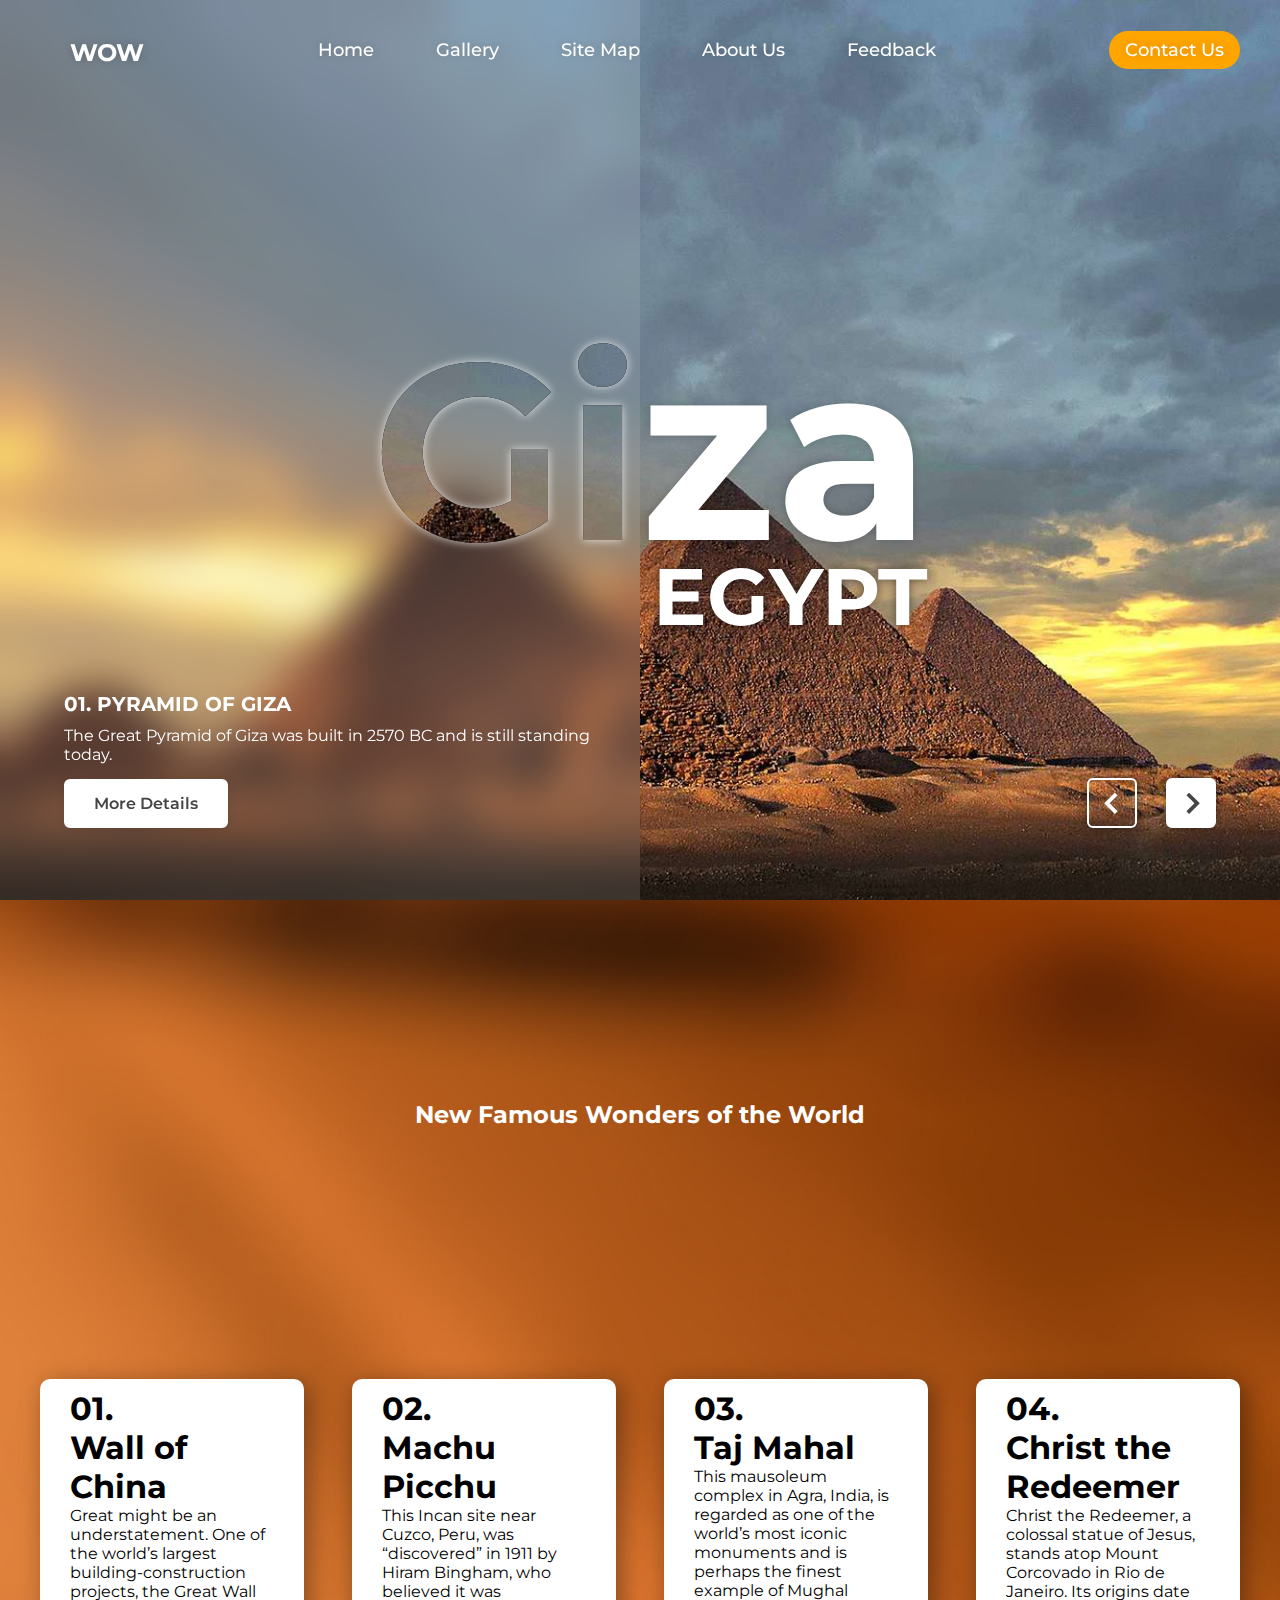
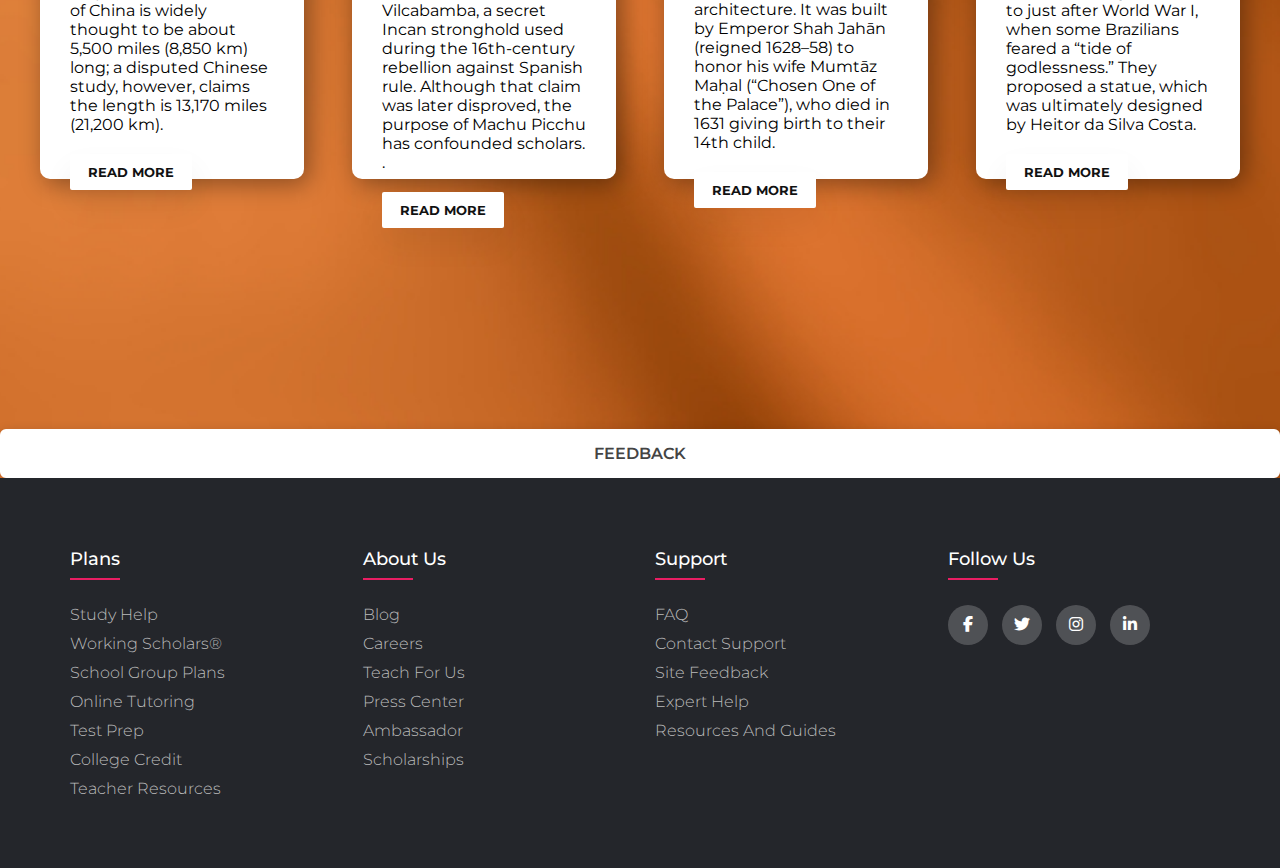
<file: index.html>
<!DOCTYPE html>
<html lang="en">

<head>
    <meta charset="UTF-8">
    <meta name="viewport" content="width=device-width, initial-scale=1.0">
    <title>WOW</title>
    <link rel="stylesheet" href="css/style.css">
    <link rel="stylesheet" type="text/css"
        href="https://cdnjs.cloudflare.com/ajax/libs/font-awesome/6.5.1/css/all.min.css">
    <link href='https://unpkg.com/boxicons@2.1.4/css/boxicons.min.css' rel='stylesheet'>
</head>

<body>

    <header>
        <div class="navbar">
            <div class="logo"><a href="index.html">WOW</a></div>
            <ul class="links">
                <li><a href="index.html">Home</a></li>
                <li><a href="/css/gallery2.html">Gallery</a></li>
                <li><a href="sitemap.html">Site Map</a></li>
                <li><a href="aboutUs.html">About Us</a></li>
                <li><a href="/css/feedback.html">Feedback</a></li>
            </ul>
            <a href="sitemap.html" class="action-btn">Contact Us</a>
            <div class="toggle-btn">
                <i class="fa-solid fa-bars"></i>
            </div>
            <div class="dropdown-menu ">
                <li><a href="index.html">Home</a></li>
                <li><a href="/css/gallery2.html">Gallery</a></li>
                <li><a href="sitemap.html">Site Map</a></li>
                <li><a href="aboutUs.html">About Us</a></li>
                <li><a href="/css/feedback.html">Feedback</a></li>
                <li><a href="sitemap.html" class="action-btn">Contact Us</a></li>
            </div>
        </div>
    </header>

    <!-- <header class="header">
        <a href="index.html" class="logo">WOW</a>

        <div class="social-media">
            <a href="#"><i class='bx bxl-facebook'></i></a>
            <a href="#"><i class='bx bxl-instagram'></i></a>
            <a href="#"><i class='bx bxl-whatsapp'></i></a>
        </div>

        <nav class="navbar">
            <a href="Gallery.html">Gallery</a>
            <a href="#">Site Map</a>
            <a href="aboutUs.html">About us</a>
            <a href="#">Contact Us</a>
        </nav>

    </header> -->

    <section class="banner">
        <div class="slider">
            <div class="slide active">
                <img src="images/giza-pyramid-EGYPTSECRETS1016-617b2b1b23dd4fd38bc9f365af7235ab.jpg" alt="">
                <div class="left-info">
                    <div class="penetrate-blur">
                        <h1>Gi</h1>
                    </div>
                    <div class="content">
                        <h3>01. PYRAMID OF GIZA</h3>
                        <p>The Great Pyramid of Giza was built in 2570 BC and is still standing today.
                        </p>
                        <a href="details1.html" class="btn">More Details</a>
                    </div>
                </div>
                <div class="right-info">
                    <h1>za</h1>
                    <h3>EGYPT</h3>
                </div>
            </div>

            <div class="slide">
                <img src="images/babylonian-oasis-artist-rendering.webp" alt="">
                <div class="left-info">
                    <div class="penetrate-blur">
                        <h1>Baby</h1>
                    </div>
                    <div class="content">
                        <h3>02. HANGING GARDENS OF BABYLON</h3>
                        <p>The Hanging Gardens of Babylon was built in 600 BC and was destroyed by <br>earthquake in 226
                            BC.</p>
                        <a href="details2.html" class="btn">More Details</a>
                    </div>
                </div>
                <div class="right-info">
                    <h1>lon</h1>
                    <h3>IRAQ</h3>
                </div>
            </div>


            <div class="slide">
                <img src="images/TEMPLE2.webp" alt="">
                <div class="left-info">
                    <div class="penetrate-blur">
                        <h1>Arte</h1>
                    </div>
                    <div class="content">
                        <h3>03. TEMPLE OF ARTEMIS AT EPHESUS</h3>
                        <p>The Temple of Artemis at Ephesus (Ἀρτεμίσιον) was built in 550 BC and was destroyed by fire
                            in 356 BC.</p>
                        <a href="details3.html" class="btn">More Details</a>
                    </div>
                </div>
                <div class="right-info">
                    <h1>mis</h1>
                    <h3>TURKEY</h3>
                </div>
            </div>


            <div class="slide">
                <img src="images/statue2.jpg" alt="">
                <div class="left-info">
                    <div class="penetrate-blur">
                        <h1>Ze</h1>
                    </div>
                    <div class="content">
                        <h3>04.STATUE OF ZEUS AT OLYMPIA</h3>
                        <p>The Statue of Zeus at Olympia (Δίας μυθολογία) was built in 430 BC and was destroyed by fire
                            in 426 AD.
                        </p>
                        <a href="details4.html" class="btn">More Details</a>
                    </div>
                </div>
                <div class="right-info">
                    <h1>us</h1>
                    <h3>GREECE</h3>
                </div>
            </div>


            <div class="slide">
                <img src="img/Mausoleum at Halicarnassus.jpg" alt="">
                <div class="left-info">
                    <div class="penetrate-blur">
                        <h1>Maus</h1>
                    </div>
                    <div class="content">

                        <h3>05. MAUSOLEUM AT HALICARNASSUS</h3>
                        <p>The Mausoleum at Halicarnassus (Μαυσωλεῖον Ἁλικαρνασσεύς) was built in 352 BC and was
                            destroyed by earthquake in 1404 AD.
                        </p>
                        <a href="details5.html" class="btn">More Details</a>
                    </div>
                </div>
                <div class="right-info">
                    <h1 class="pop">oleum</h1>
                    <h3>TURKEY</h3>
                </div>
            </div>

            <div class="slide">
                <img src="img/Colossus of Rhodes.jpg" alt="">
                <div class="left-info">
                    <div class="penetrate-blur">
                        <h1>Colo</h1>
                    </div>
                    <div class="content">
                        <h3>06.COLOSSUS OF RHODES.</h3>
                        <p>The Colossus of Rhodes (Κολοσσός της Ρόδου) was built in 282 BC and was destroyed by
                            earthquake in 226 BC.
                        </p>
                        <a href="details6.html" class="btn">More Details</a>
                    </div>
                </div>
                <div class="right-info">
                    <h1>ssus</h1>
                    <h3>GREECE</h3>
                </div>
            </div>

            <div class="slide">
                <img src="img/Lighthouse of Alexandria.jpg" alt="">
                <div class="left-info">
                    <div class="penetrate-blur">
                        <h1>Alexa</h1>
                    </div>
                    <div class="content">
                        <h3>07. LIGHTHOUSE OF ALEXANDRIA.</h3>
                        <p>The Lighthouse of Alexandria (ὁ Φάρος τῆς Ἀλεξανδρείας) was built in 280 BC and was destroyed
                            by earthquake in 1323 AD.
                        </p>
                        <a href="details7.html" class="btn">More Details</a>
                    </div>
                </div>
                <div class="right-info">
                    <h1>ndria</h1>
                    <h3>EGYPT</h3>
                </div>
            </div>

        </div>

        <div class="navigation">
            <span class="prev-btn"><i class='bx bx-chevron-left'></i></span>
            <span class="next-btn"><i class='bx bx-chevron-right'></i></span>
        </div>
    </section>
    <section>
        <h2>New Famous Wonders of the World</h2>
        <div class="container1">
            <div class="div1">
                <h1>01.<br>Wall of China</h1>
                <p>Great might be an understatement. One of the world’s largest building-construction projects, the
                    Great Wall of China is widely thought to be about 5,500 miles (8,850 km) long; a disputed Chinese
                    study, however, claims the length is 13,170 miles (21,200 km). </p>
                <button>Read More</button>
            </div>
            <div class="div2">
                <h1>02.<br>Machu Picchu</h1>
                <p>This Incan site near Cuzco, Peru, was “discovered” in 1911 by Hiram Bingham, who believed it was
                    Vilcabamba, a secret Incan stronghold used during the 16th-century rebellion against Spanish rule.
                    Although that claim was later disproved, the purpose of Machu Picchu has confounded scholars.
                    .</p>
                <button>Read More</button>
            </div>
            <div class="div3">
                <h1>03.<br>Taj Mahal</h1>
                <p>This mausoleum complex in Agra, India, is regarded as one of the world’s most iconic monuments and is
                    perhaps the finest example of Mughal architecture. It was built by Emperor Shah Jahān (reigned
                    1628–58) to honor his wife Mumtāz Maḥal (“Chosen One of the Palace”), who died in 1631 giving birth
                    to their 14th child.</p>
                <button>Read More</button>
            </div>
            <div class="div4">
                <h1>04.<br>Christ the Redeemer</h1>
                <p>Christ the Redeemer, a colossal statue of Jesus, stands atop Mount Corcovado in Rio de Janeiro. Its
                    origins date to just after World War I, when some Brazilians feared a “tide of godlessness.” They
                    proposed a statue, which was ultimately designed by Heitor da Silva Costa.</p>
                <button>Read More</button>
            </div>
        </div>
    </section>

<a class="fb-btn" href="/css/feedback.html">FEEDBACK</a>
    
    <script src="script.js"></script>

    <footer class="footer">
        <div class="container">
            <div class="row">
                <div class="footer-col">
                    <h4>Plans</h4>
                    <ul>
                        <li><a href="#">Study help</a></li>
                        <li><a href="#">Working Scholars®</a></li>
                        <li><a href="#">School group plans</a></li>
                        <li><a href="#"> Online tutoring</a></li>
                        <li><a href="#">Test prep</a></li>
                        <li><a href="#">College credit</a></li>
                        <li><a href="#">Teacher resources</a></li>
                    </ul>
                </div>
                <div class="footer-col">
                    <h4>About us</h4>
                    <ul>
                        <li><a href="#">Blog</a></li>
                        <li><a href="#">Careers</a></li>
                        <li><a href="#">Teach for us</a></li>
                        <li><a href="#">Press Center</a></li>
                        <li><a href="#">Ambassador</a></li>
                        <li><a href="#">Scholarships</a></li>
                    </ul>
                </div>
                <div class="footer-col">
                    <h4>Support</h4>
                    <ul>
                        <li><a href="#">FAQ</a></li>
                        <li><a href="#">Contact support</a></li>
                        <li><a href="#">Site feedback</a></li>
                        <li><a href="#">Expert Help</a></li>
                        <li><a href="#">Resources and Guides</a></li>
                    </ul>
                </div>
                <div class="footer-col">
                    <h4>follow us</h4>
                    <div class="social-links">
                        <a href="#"><i class="fab fa-facebook-f"></i></a>
                        <a href="#"><i class="fab fa-twitter"></i></a>
                        <a href="#"><i class="fab fa-instagram"></i></a>
                        <a href="#"><i class="fab fa-linkedin-in"></i></a>
                    </div>
                </div>
            </div>
        </div>
    </footer>

</body>

</html>
</file>
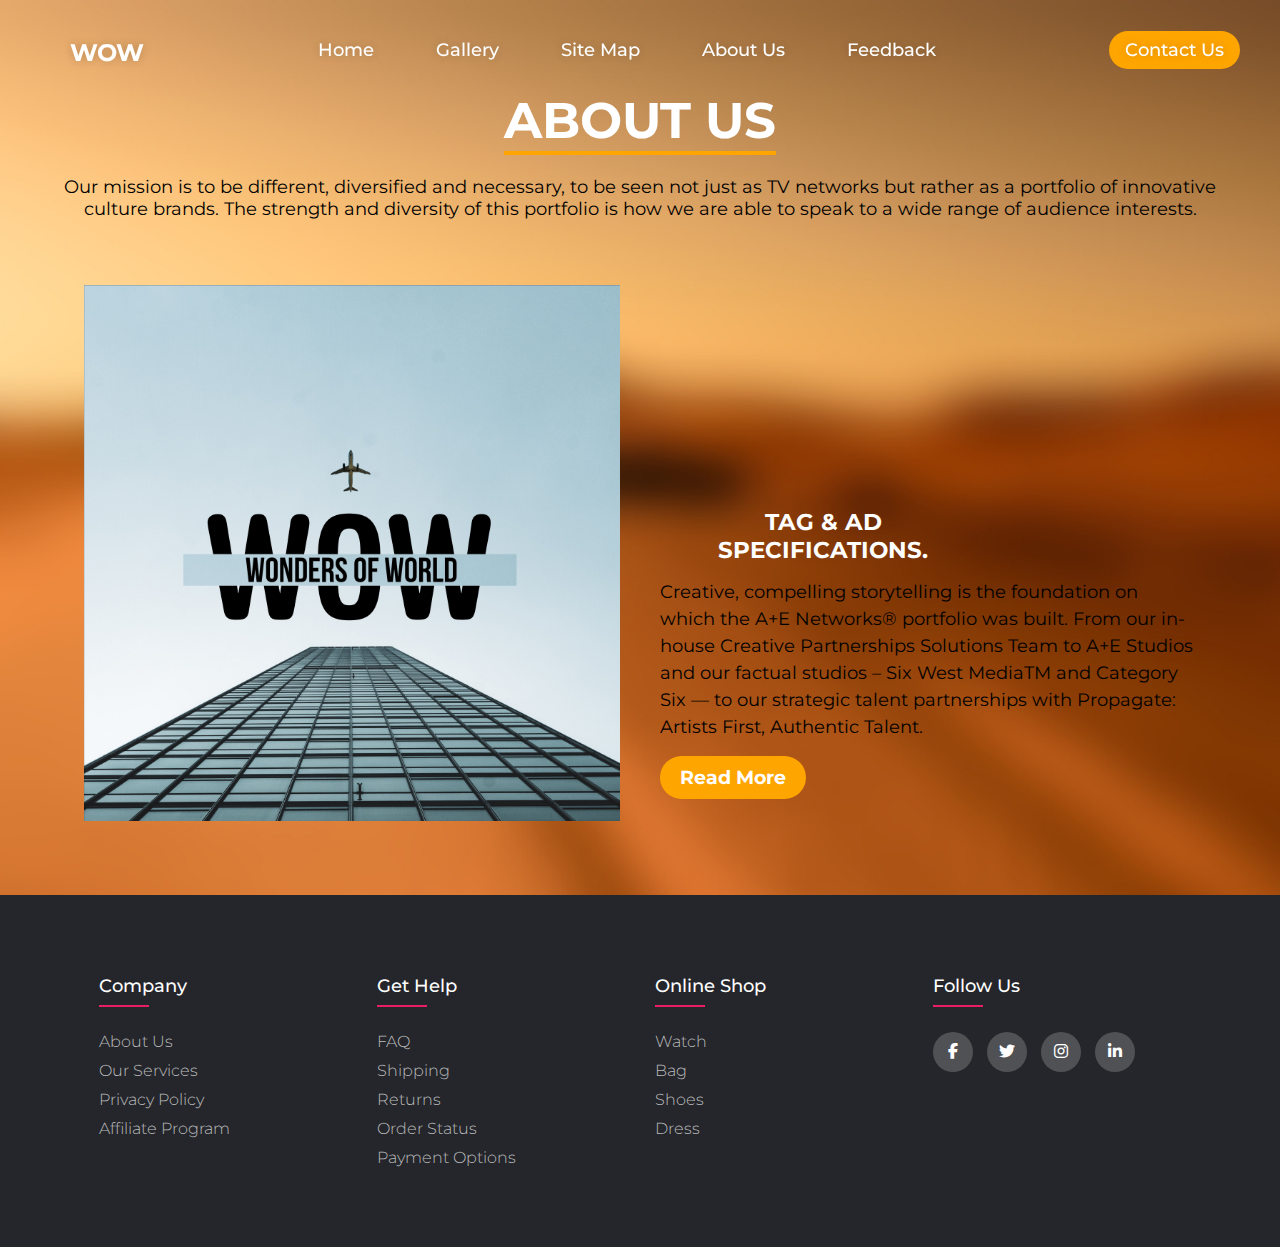
<file: aboutUs.html>
<!DOCTYPE html>
<html lang="en">

<head>
    <meta charset="UTF-8">
    <meta name="viewport" content="width=device-width, initial-scale=1.0">
    <title>WOW</title>
    <link rel="stylesheet" href="css/style.css">
    <link rel="stylesheet" type="text/css"
        href="https://cdnjs.cloudflare.com/ajax/libs/font-awesome/6.5.1/css/all.min.css">
    <link href='https://unpkg.com/boxicons@2.1.4/css/boxicons.min.css' rel='stylesheet'>
</head>
<style>
    * {
        margin: 0px;
        padding: 0px;
        box-sizing: border-box;
        font-family: 'Montserrat', sans-serif;
    }

    
    .heading {
        width: 90%;
        display: flex;
        justify-content: center;
        align-items: center;
        flex-direction: column;
        text-align: center;
        margin: 20px auto;
    }

    .heading h1 {
        font-size: 50px;
        color: white;
        margin-bottom: 25px;
        position: relative;
        padding-top: 70px;

    }

    .heading h1::after {
        content: "";
        position: absolute;
        width: 100%;
        height: 4px;
        display: block;
        margin: 0 auto;
        background-color: orange;
    }

    .heading p {
        font-size: 18px;
        color: black;
        margin-bottom: 35px;
    }

    .container {
        width: 90%;
        margin: 0 auto;
        padding: 10px 20px;
    }

    .about {
        height: 600px;
        /* border: 2px solid black; */
        display: flex;
        justify-content: space-between;
        align-items: center;
        flex-wrap: wrap;
        padding-bottom: 300px;

    }

    .about-image {
        flex: 1;
        margin-right: 40px;
        overflow: hidden;
    }

    .about-image img {
        max-width: 100%;
        height: auto;
        display: block;
        transition: 0.5s ease;
    }

    .about-image:hover img {
        transform: scale(1.2);
    }

    .about-content {
        flex: 1;
    }

    .about-content h2 {
        margin-right: 210px;
        font-size: 23px;
        margin-bottom: 15px;
        color: white;
        text-transform: uppercase;
    }

    .about-content p {
        font-size: 18px;
        line-height: 1.5;
        color: black;
    }

    .about-content .read-more {
        display: inline-block;
        padding: 10px 20px;
        background-color: orange;
        color: #fff;
        font-size: 19px;
        text-decoration: none;
        border-radius: 25px;
        margin-top: 15px;
        transition: 0.3s ease;
    }

    .about-content .read-more:hover {
        background-color: black;
    }

    @media screen and (max-width: 768px) {
        .heading {
            padding: 0px 20px;
        }

        .heading h1 {
            font-size: 36px;
        }

        .heading p {
            font-size: 17px;
            margin-bottom: 0px;
        }

        .container {
            padding: 0px;
        }

        .about {
            padding: 20px;
            flex-direction: column;
        }

        .about-image {
            margin-right: 0px;
            margin-bottom: 20px;
        }

        .about-content p {
            padding: 0px;
            font-size: 16px;
        }

        .about-content .read-more {
            font-size: 16px;
        }

    }
</style>

<body>
    <header>
        <div class="navbar">
            <div class="logo"><a href="index.html">WOW</a></div>
            <ul class="links">
                <li><a href="index.html">Home</a></li>
                <li><a href="/css/gallery2.html">Gallery</a></li>
                <li><a href="sitemap.html">Site Map</a></li>
                <li><a href="aboutUs.html">About Us</a></li>
                <li><a href="/css/feedback.html">Feedback</a></li>
            </ul>
            <a href="sitemap.html" class="action-btn">Contact Us</a>
            <div class="toggle-btn">
                <i class="fa-solid fa-bars"></i>
            </div>
            <div class="dropdown-menu ">
                <li><a href="index.html">Home</a></li>
                <li><a href="/css/gallery2.html">Gallery</a></li>
                <li><a href="sitemap.html">Site Map</a></li>
                <li><a href="aboutUs.html">About Us</a></li>
                <li><a href="/css/feedback.html">Feedback</a></li>
                <li><a href="sitemap.html" class="action-btn">Contact Us</a></li>
            </div>
        </div>
    </header>
    <div class="heading">
        <h1>ABOUT US</h1>
        <p>Our mission is to be different, diversified and necessary, to be seen not just as TV networks but rather as a
            portfolio of innovative culture brands. The strength and diversity of this portfolio is how we are able to
            speak to a wide range of audience interests.</p>
    </div>
    <div class="container">
        <section class="about">
            <div class="about-image">
                <img src="/img/aboutus.jpg" alt="">
            </div>
            <div class="about-content">
                <h2>TAG & AD SPECIFICATIONS.</h2>
                <p>Creative, compelling storytelling is the foundation on which the A+E Networks® portfolio was built.
                    From our in-house Creative Partnerships Solutions Team to A+E Studios and our factual studios – Six
                    West MediaTM and Category Six — to our strategic talent partnerships with Propagate: Artists First,
                    Authentic Talent.</p>
                <a href="" class="read-more">Read More</a>
            </div>
        </section>
    </div>




    <footer class="footer">
        <div class="container">
            <div class="row">
                <div class="footer-col">
                    <h4>company</h4>
                    <ul>
                        <li><a href="#">about us</a></li>
                        <li><a href="#">our services</a></li>
                        <li><a href="#">privacy policy</a></li>
                        <li><a href="#">affiliate program</a></li>
                    </ul>
                </div>
                <div class="footer-col">
                    <h4>get help</h4>
                    <ul>
                        <li><a href="#">FAQ</a></li>
                        <li><a href="#">shipping</a></li>
                        <li><a href="#">returns</a></li>
                        <li><a href="#">order status</a></li>
                        <li><a href="#">payment options</a></li>
                    </ul>
                </div>
                <div class="footer-col">
                    <h4>online shop</h4>
                    <ul>
                        <li><a href="#">watch</a></li>
                        <li><a href="#">bag</a></li>
                        <li><a href="#">shoes</a></li>
                        <li><a href="#">dress</a></li>
                    </ul>
                </div>
                <div class="footer-col">
                    <h4>follow us</h4>
                    <div class="social-links">
                        <a href="#"><i class="fab fa-facebook-f"></i></a>
                        <a href="#"><i class="fab fa-twitter"></i></a>
                        <a href="#"><i class="fab fa-instagram"></i></a>
                        <a href="#"><i class="fab fa-linkedin-in"></i></a>
                    </div>
                </div>
            </div>
        </div>
    </footer>

</body>

</html>
</file>
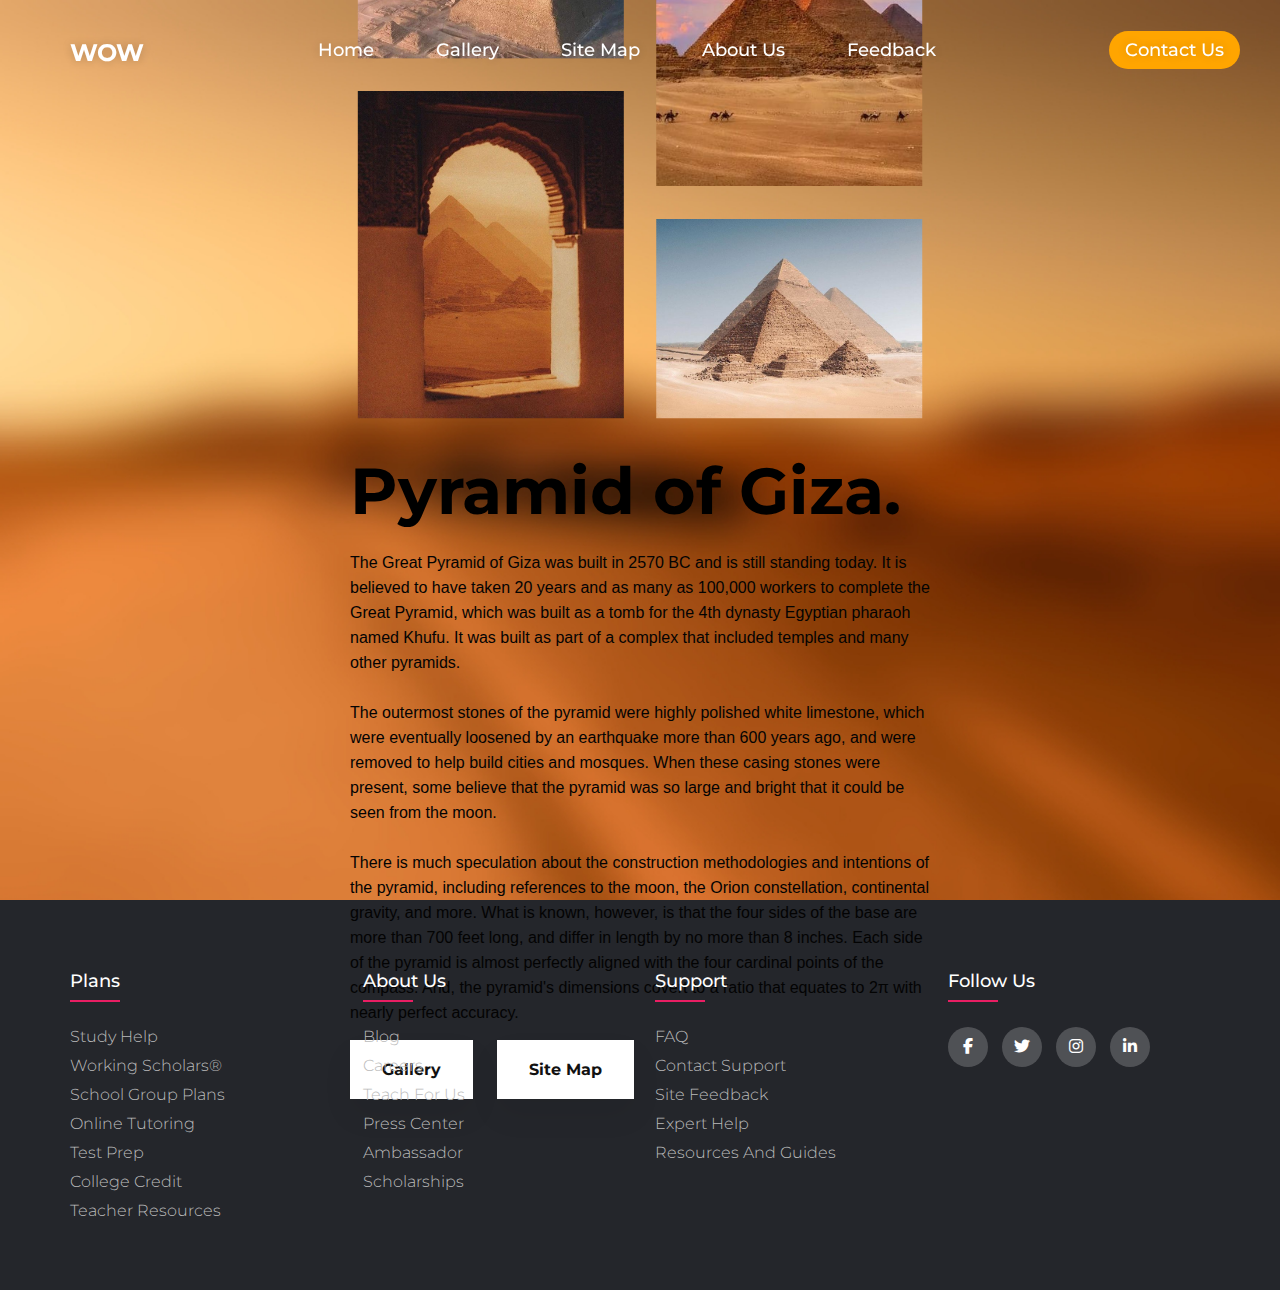
<file: details1.html>
<!DOCTYPE html>
<html lang="en">

<head>
    <meta charset="UTF-8">
    <meta name="viewport" content="width=device-width, initial-scale=1.0">
    <title>WOW</title>
    <link rel="stylesheet" href="css/style.css">
    <link rel="stylesheet" type="text/css"
        href="https://cdnjs.cloudflare.com/ajax/libs/font-awesome/6.5.1/css/all.min.css">
    <link href='https://unpkg.com/boxicons@2.1.4/css/boxicons.min.css' rel='stylesheet'>
</head>

<body>
    <header>
        <div class="navbar">
            <div class="logo"><a href="index.html">WOW</a></div>
        <ul class="links">
            <li><a href="index.html">Home</a></li>
            <li><a href="/css/gallery2.html">Gallery</a></li>
            <li><a href="sitemap.html">Site Map</a></li>
            <li><a href="aboutUs.html">About Us</a></li>
            <li><a href="/css/feedback.html">Feedback</a></li>
        </ul>
        <a href="sitemap.html" class="action-btn">Contact Us</a>
        <div class="toggle-btn">
            <i class="fa-solid fa-bars"></i>
        </div>
        <div class="dropdown-menu ">
            <li><a href="index.html">Home</a></li>
            <li><a href="/css/gallery2.html">Gallery</a></li>
            <li><a href="sitemap.html">Site Map</a></li>
            <li><a href="aboutUs.html">About Us</a></li>
            <li><a href="/css/feedback.html">Feedback</a></li>
            <li><a href="sitemap.html" class="action-btn">Contact Us</a></li> 
        </div>
    </div>
    </header>
    <!-- <header class="header">
        <a href="#" class="logo">WOW</a>

        <div class="social-media">
            <a href="#"><i class='bx bxl-facebook'></i></a>
            <a href="#"><i class='bx bxl-instagram'></i></a>
            <a href="#"><i class='bx bxl-whatsapp'></i></a>
        </div>

        <nav class="navbar">
            <a href="#">Gallery</a>
            <a href="#">Site Map</a>
            <a href="#">About us</a>
            <a href="#">Contact Us</a>
        </nav>

    </header> -->
    
    <section class="about">
        <div class="main">
            <img src="img/details 1.png" alt="">
            <div class="all-text">
                <h1>Pyramid of Giza.</h1>

                <p>The Great Pyramid of Giza was built in 2570 BC and is still standing today. It is believed to have
                    taken 20 years and as many as 100,000 workers to complete the Great Pyramid, which was built as a
                    tomb for the 4th dynasty Egyptian pharaoh named Khufu. It was built as part of a complex that
                    included temples and many other pyramids.
                    <br><br>

                    The outermost stones of the pyramid were highly polished white limestone, which were eventually
                    loosened by an earthquake more than 600 years ago, and were removed to help build cities and
                    mosques. When these casing stones were present, some believe that the pyramid was so large and
                    bright that it could be seen from the moon.
                    <br><br>

                    There is much speculation about the construction methodologies and intentions of the pyramid,
                    including references to the moon, the Orion constellation, continental gravity, and more. What is
                    known, however, is that the four sides of the base are more than 700 feet long, and differ in length
                    by no more than 8 inches. Each side of the pyramid is almost perfectly aligned with the four
                    cardinal points of the compass. And, the pyramid's dimensions covert to a ratio that equates to 2π
                    with nearly perfect accuracy.
                </p>
                <div class="btn">
                    <a href="/css/gallery2.html" class="btn">Gallery</a>
                    <a href="sitemap.html" class="btn">Site Map</a>
                </div>
            </div>
        </div>



    </section>

    <footer class="footer">
        <div class="container">
            <div class="row">
                <div class="footer-col">
                    <h4>Plans</h4>
                    <ul>
                        <li><a href="#">Study help</a></li>
                        <li><a href="#">Working Scholars®</a></li>
                        <li><a href="#">School group plans</a></li>
                        <li><a href="#"> Online tutoring</a></li>
                        <li><a href="#">Test prep</a></li>
                        <li><a href="#">College credit</a></li>
                        <li><a href="#">Teacher resources</a></li>
                    </ul>
                </div>
                <div class="footer-col">
                    <h4>About us</h4>
                    <ul>
                        <li><a href="#">Blog</a></li>
                        <li><a href="#">Careers</a></li>
                        <li><a href="#">Teach for us</a></li>
                        <li><a href="#">Press Center</a></li>
                        <li><a href="#">Ambassador</a></li>
                        <li><a href="#">Scholarships</a></li>
                    </ul>
                </div>
                <div class="footer-col">
                    <h4>Support</h4>
                    <ul>
                        <li><a href="#">FAQ</a></li>
                        <li><a href="#">Contact support</a></li>
                        <li><a href="#">Site feedback</a></li>
                        <li><a href="#">Expert Help</a></li>
                        <li><a href="#">Resources and Guides</a></li>
                    </ul>
                </div>
                <div class="footer-col">
                    <h4>follow us</h4>
                    <div class="social-links">
                        <a href="#"><i class="fab fa-facebook-f"></i></a>
                        <a href="#"><i class="fab fa-twitter"></i></a>
                        <a href="#"><i class="fab fa-instagram"></i></a>
                        <a href="#"><i class="fab fa-linkedin-in"></i></a>
                    </div>
                </div>
            </div>
        </div>
    </footer>
</body>
</html>
</file>
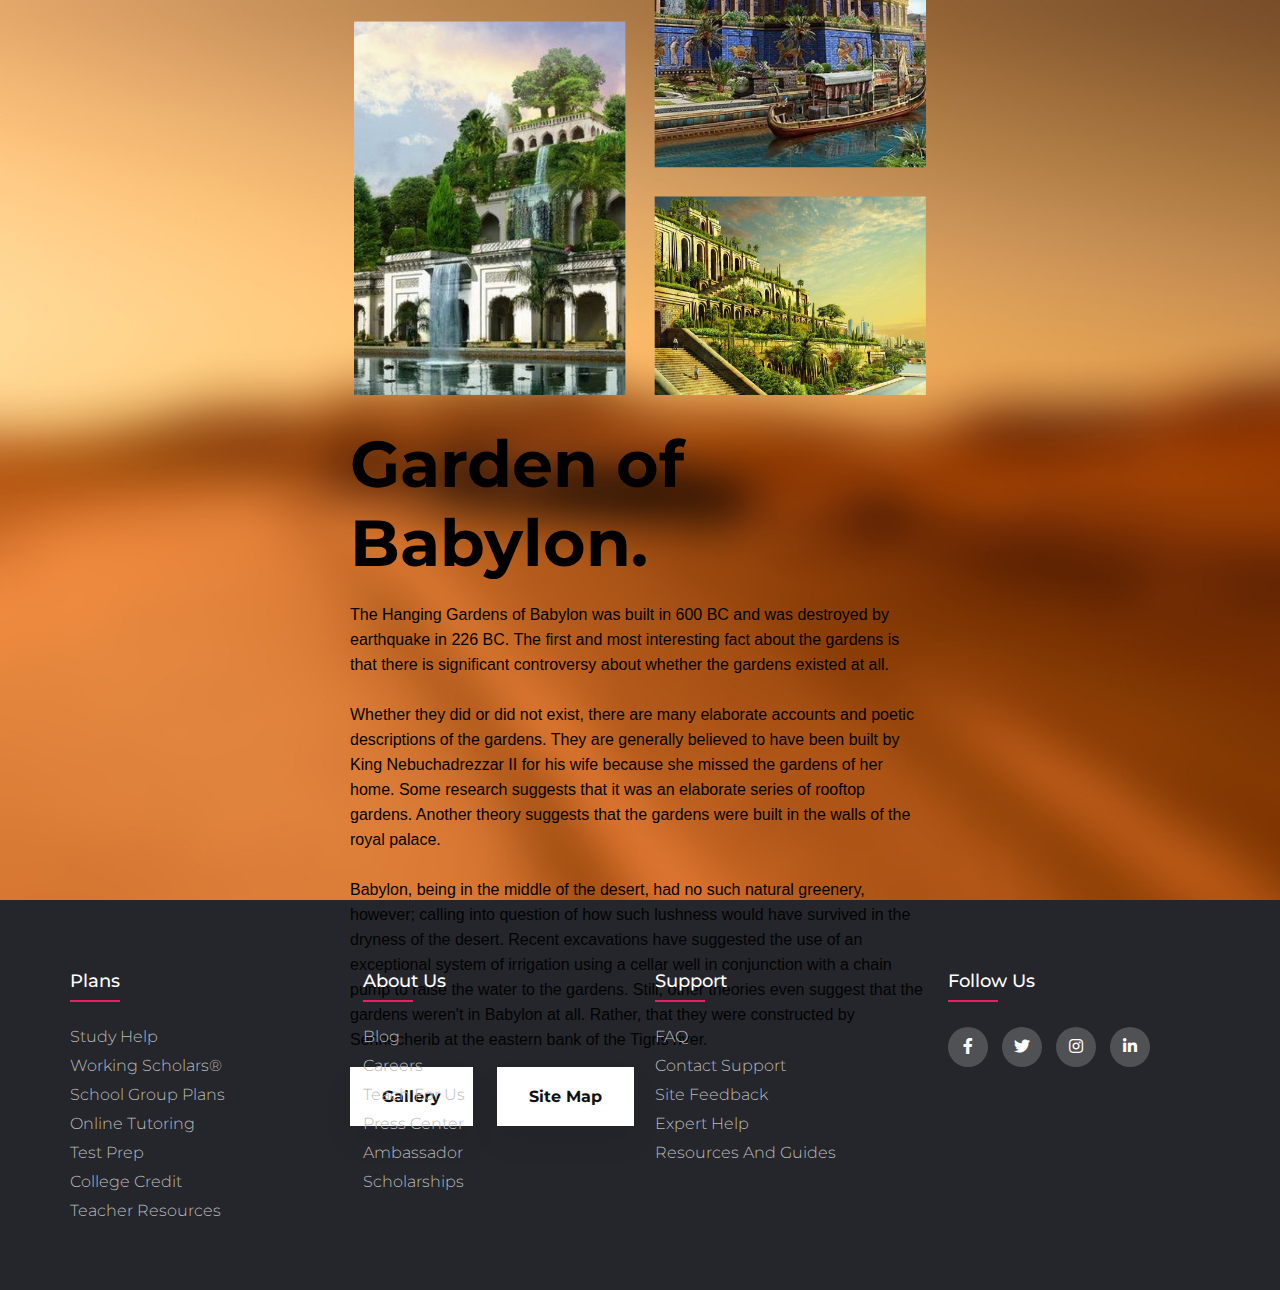
<file: details2.html>
<!DOCTYPE html>
<html lang="en">

<head>
    <meta charset="UTF-8">
    <meta name="viewport" content="width=device-width, initial-scale=1.0">
    <title>WOW</title>
    <link rel="stylesheet" href="css/style.css">
    <link rel="stylesheet" type="text/css"
        href="https://cdnjs.cloudflare.com/ajax/libs/font-awesome/5.15.1/css/all.min.css">
    <link href='https://unpkg.com/boxicons@2.1.4/css/boxicons.min.css' rel='stylesheet'>
</head>

<body>
    <section class="about">
        <div class="main">
            <img src="img/details 2.png" alt="">
            <div class="all-text">
                <h1>Garden of Babylon.</h1>

                <p>The Hanging Gardens of Babylon was built in 600 BC and was destroyed by earthquake in 226 BC. The
                    first and most interesting fact about the gardens is that there is significant controversy about
                    whether the gardens existed at all.
                    <br><br>
                    Whether they did or did not exist, there are many elaborate accounts and poetic descriptions of the
                    gardens. They are generally believed to have been built by King Nebuchadrezzar II for his wife
                    because she missed the gardens of her home. Some research suggests that it was an elaborate series
                    of rooftop gardens. Another theory suggests that the gardens were built in the walls of the royal
                    palace.
                    <br><br>
                    Babylon, being in the middle of the desert, had no such natural greenery, however; calling into
                    question of how such lushness would have survived in the dryness of the desert. Recent excavations
                    have suggested the use of an exceptional system of irrigation using a cellar well in conjunction
                    with a chain pump to raise the water to the gardens. Still, other theories even suggest that the
                    gardens weren't in Babylon at all. Rather, that they were constructed by Sennacherib at the eastern
                    bank of the Tigris river.

                </p>
                <div class="btn">
                    <a href="/css/gallery2.html" class="btn">Gallery</a>
                    <a href="sitemap.html" class="btn">Site Map</a>
                </div>
            </div>
        </div>



    </section>
    <footer class="footer">
        <div class="container">
            <div class="row">
                <div class="footer-col">
                    <h4>Plans</h4>
                    <ul>
                        <li><a href="#">Study help</a></li>
                        <li><a href="#">Working Scholars®</a></li>
                        <li><a href="#">School group plans</a></li>
                        <li><a href="#"> Online tutoring</a></li>
                        <li><a href="#">Test prep</a></li>
                        <li><a href="#">College credit</a></li>
                        <li><a href="#">Teacher resources</a></li>
                    </ul>
                </div>
                <div class="footer-col">
                    <h4>About us</h4>
                    <ul>
                        <li><a href="#">Blog</a></li>
                        <li><a href="#">Careers</a></li>
                        <li><a href="#">Teach for us</a></li>
                        <li><a href="#">Press Center</a></li>
                        <li><a href="#">Ambassador</a></li>
                        <li><a href="#">Scholarships</a></li>
                    </ul>
                </div>
                <div class="footer-col">
                    <h4>Support</h4>
                    <ul>
                        <li><a href="#">FAQ</a></li>
                        <li><a href="#">Contact support</a></li>
                        <li><a href="#">Site feedback</a></li>
                        <li><a href="#">Expert Help</a></li>
                        <li><a href="#">Resources and Guides</a></li>
                    </ul>
                </div>
                <div class="footer-col">
                    <h4>follow us</h4>
                    <div class="social-links">
                        <a href="#"><i class="fab fa-facebook-f"></i></a>
                        <a href="#"><i class="fab fa-twitter"></i></a>
                        <a href="#"><i class="fab fa-instagram"></i></a>
                        <a href="#"><i class="fab fa-linkedin-in"></i></a>
                    </div>
                </div>
            </div>
        </div>
    </footer>
</file>
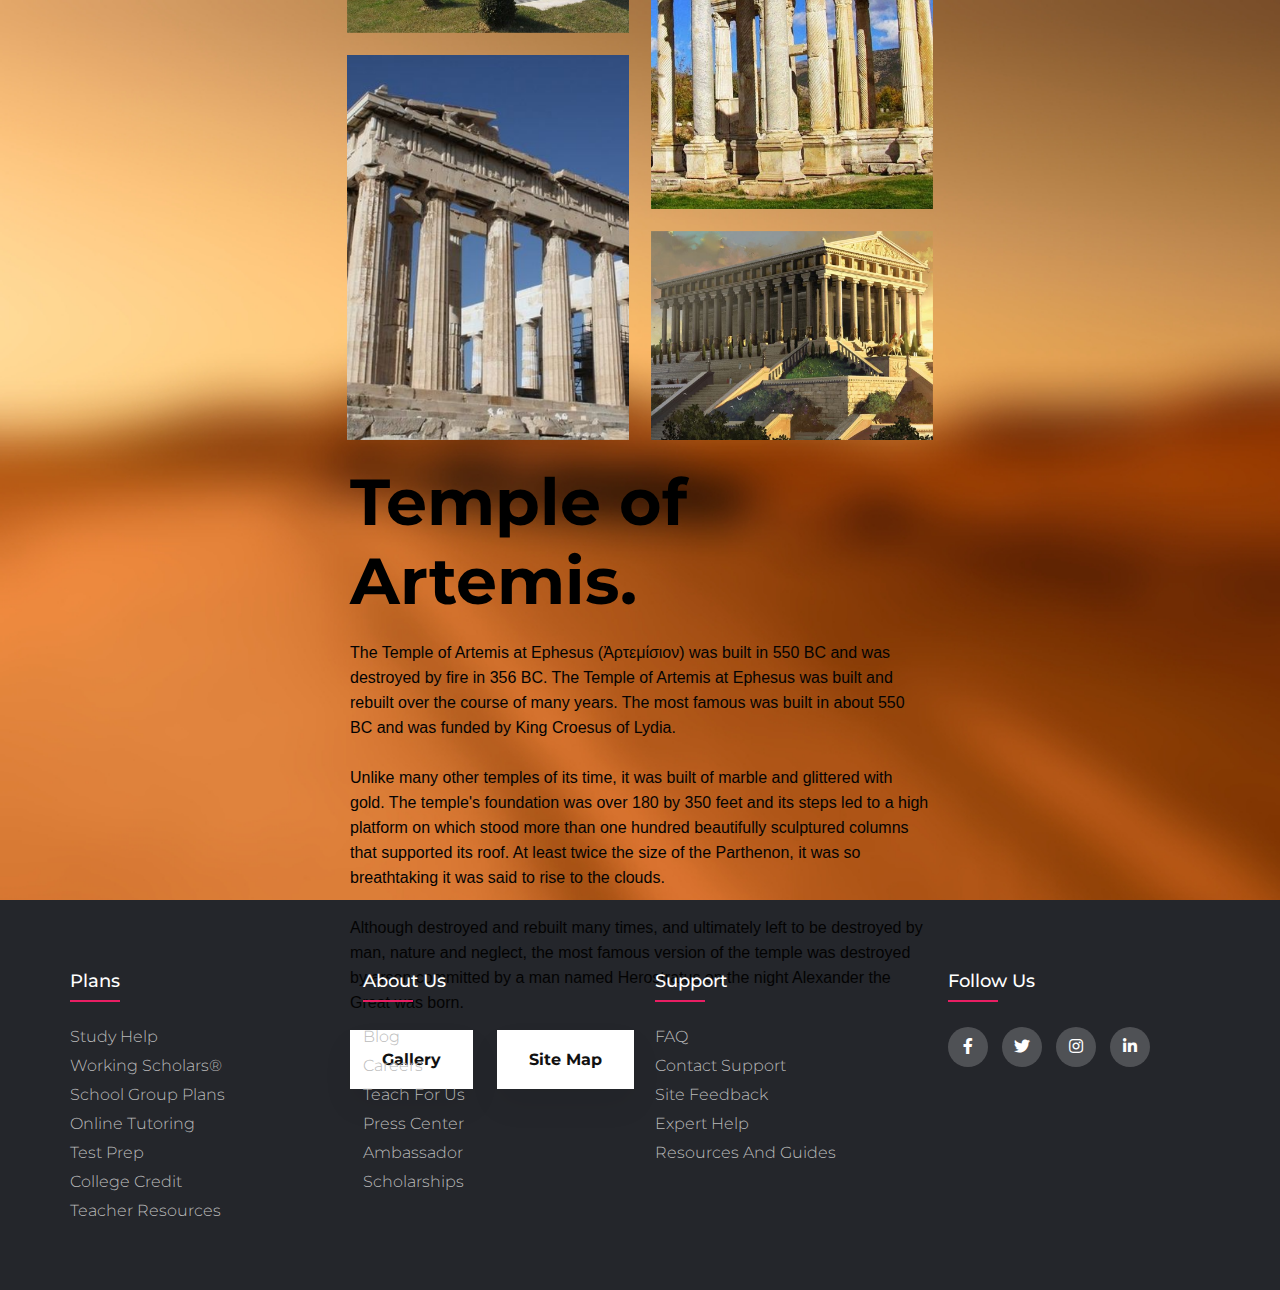
<file: details3.html>
<!DOCTYPE html>
<html lang="en">

<head>
    <meta charset="UTF-8">
    <meta name="viewport" content="width=device-width, initial-scale=1.0">
    <title>WOW</title>
    <link rel="stylesheet" href="css/style.css">
    <link rel="stylesheet" type="text/css"
    href="https://cdnjs.cloudflare.com/ajax/libs/font-awesome/5.15.1/css/all.min.css">
    <link href='https://unpkg.com/boxicons@2.1.4/css/boxicons.min.css' rel='stylesheet'>
</head>

<body>

    <section class="about">
        <div class="main">
            <img src="img/details 3.png" alt="">
            <div class="all-text">
                <h1>Temple of Artemis.</h1>

                <p>The Temple of Artemis at Ephesus (Ἀρτεμίσιον) was built in 550 BC and was destroyed by fire in 356
                    BC. The Temple of Artemis at Ephesus was built and rebuilt over the course of many years. The most
                    famous was built in about 550 BC and was funded by King Croesus of Lydia.
                    <br><br>
                    Unlike many other temples of its time, it was built of marble and glittered with gold. The temple's
                    foundation was over 180 by 350 feet and its steps led to a high platform on which stood more than
                    one hundred beautifully sculptured columns that supported its roof. At least twice the size of the
                    Parthenon, it was so breathtaking it was said to rise to the clouds.
                    <br><br>
                    Although destroyed and rebuilt many times, and ultimately left to be destroyed by man, nature and
                    neglect, the most famous version of the temple was destroyed by arson committed by a man named
                    Herostratus on the night Alexander the Great was born.

                </p>
                <div class="btn">
                    <a href="/css/gallery2.html" class="btn">Gallery</a>
                    <a href="sitemap.html" class="btn">Site Map</a>
                </div>
            </div>
        </div>



    </section>

    <footer class="footer">
        <div class="container">
            <div class="row">
                <div class="footer-col">
                    <h4>Plans</h4>
                    <ul>
                        <li><a href="#">Study help</a></li>
                        <li><a href="#">Working Scholars®</a></li>
                        <li><a href="#">School group plans</a></li>
                        <li><a href="#"> Online tutoring</a></li>
                        <li><a href="#">Test prep</a></li>
                        <li><a href="#">College credit</a></li>
                        <li><a href="#">Teacher resources</a></li>
                    </ul>
                </div>
                <div class="footer-col">
                    <h4>About us</h4>
                    <ul>
                        <li><a href="#">Blog</a></li>
                        <li><a href="#">Careers</a></li>
                        <li><a href="#">Teach for us</a></li>
                        <li><a href="#">Press Center</a></li>
                        <li><a href="#">Ambassador</a></li>
                        <li><a href="#">Scholarships</a></li>
                    </ul>
                </div>
                <div class="footer-col">
                    <h4>Support</h4>
                    <ul>
                        <li><a href="#">FAQ</a></li>
                        <li><a href="#">Contact support</a></li>
                        <li><a href="#">Site feedback</a></li>
                        <li><a href="#">Expert Help</a></li>
                        <li><a href="#">Resources and Guides</a></li>
                    </ul>
                </div>
                <div class="footer-col">
                    <h4>follow us</h4>
                    <div class="social-links">
                        <a href="#"><i class="fab fa-facebook-f"></i></a>
                        <a href="#"><i class="fab fa-twitter"></i></a>
                        <a href="#"><i class="fab fa-instagram"></i></a>
                        <a href="#"><i class="fab fa-linkedin-in"></i></a>
                    </div>
                </div>
            </div>
        </div>
    </footer>
</file>
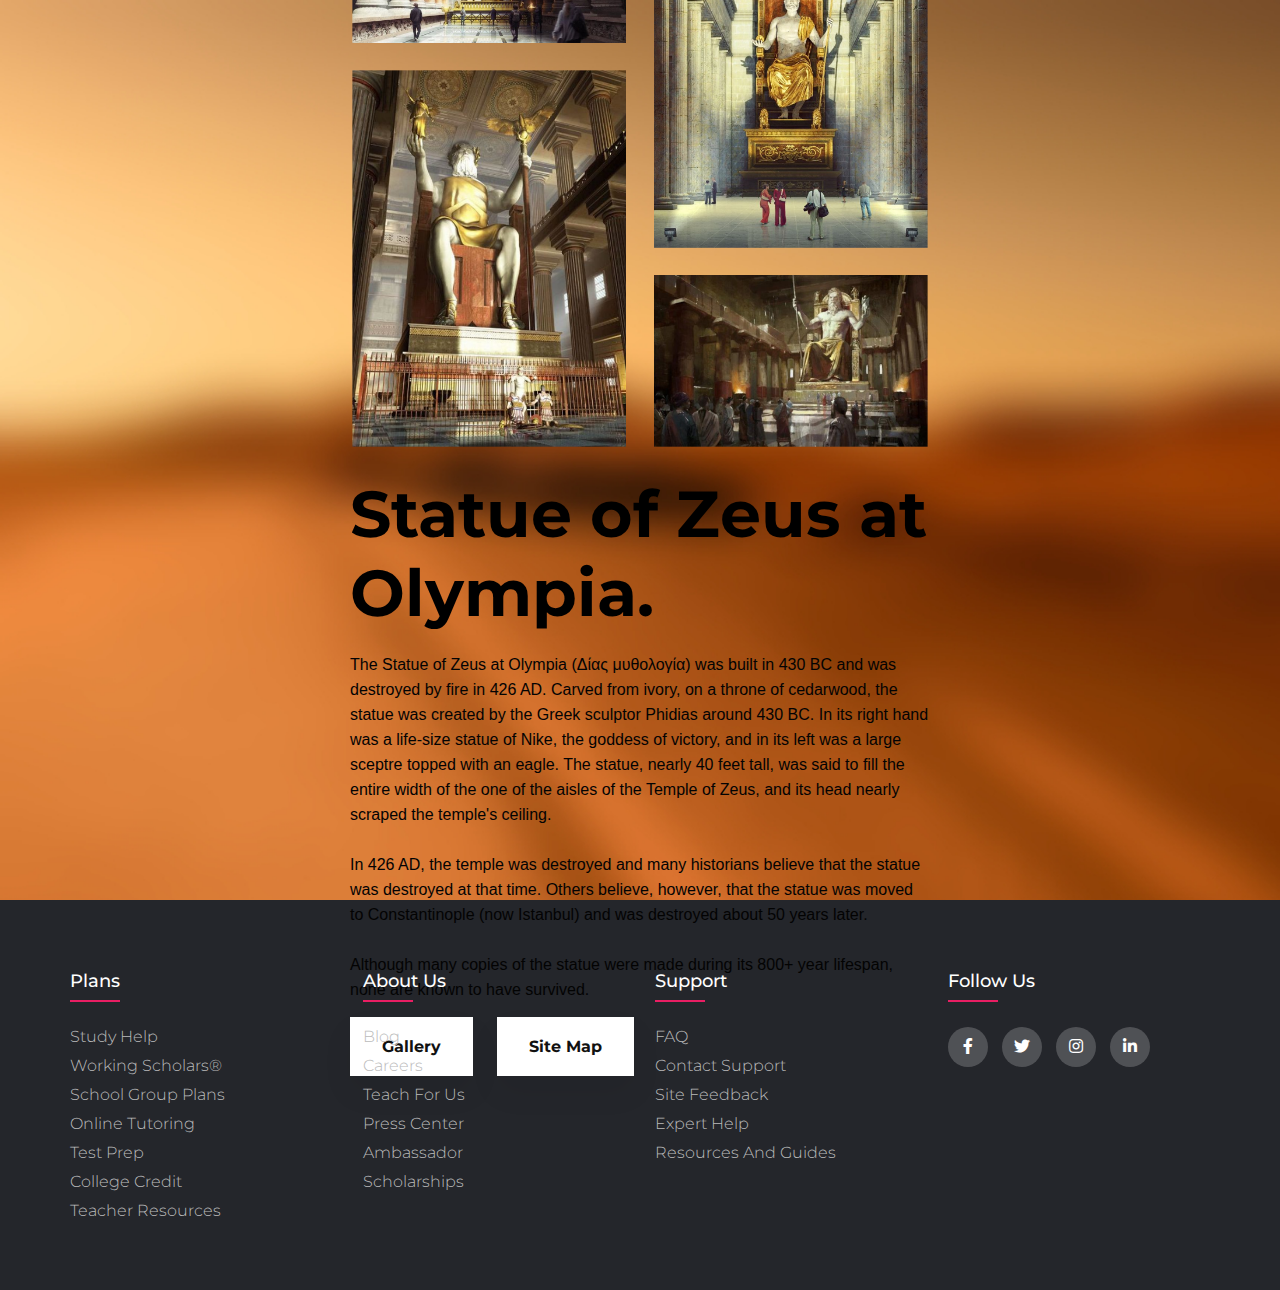
<file: details4.html>
<!DOCTYPE html>
<html lang="en">

<head>
    <meta charset="UTF-8">
    <meta name="viewport" content="width=device-width, initial-scale=1.0">
    <title>WOW</title>
    <link rel="stylesheet" href="css/style.css">
    <link rel="stylesheet" type="text/css"
        href="https://cdnjs.cloudflare.com/ajax/libs/font-awesome/5.15.1/css/all.min.css">
    <link href='https://unpkg.com/boxicons@2.1.4/css/boxicons.min.css' rel='stylesheet'>
</head>

<body>

    <section class="about">
        <div class="main">
            <img src="img/details 4.png" alt="">
            <div class="all-text">
                <h1>Statue of Zeus at Olympia.</h1>

                <p>The Statue of Zeus at Olympia (Δίας μυθολογία) was built in 430 BC and was destroyed by fire in 426
                    AD. Carved from ivory, on a throne of cedarwood, the statue was created by the Greek sculptor
                    Phidias around 430 BC. In its right hand was a life-size statue of Nike, the goddess of victory, and
                    in its left was a large sceptre topped with an eagle. The statue, nearly 40 feet tall, was said to
                    fill the entire width of the one of the aisles of the Temple of Zeus, and its head nearly scraped
                    the temple's ceiling.
                    <br><br>
                    In 426 AD, the temple was destroyed and many historians believe that the statue was destroyed at
                    that time. Others believe, however, that the statue was moved to Constantinople (now Istanbul) and
                    was destroyed about 50 years later.
                    <br><br>
                    Although many copies of the statue were made during its 800+ year lifespan, none are known to have
                    survived.


                </p>
                <div class="btn">
                    <a href="/css/gallery2.html" class="btn">Gallery</a>
                    <a href="sitemap.html" class="btn">Site Map</a>
                </div>
            </div>
        </div>



    </section>
    <footer class="footer">
        <div class="container">
            <div class="row">
                <div class="footer-col">
                    <h4>Plans</h4>
                    <ul>
                        <li><a href="#">Study help</a></li>
                        <li><a href="#">Working Scholars®</a></li>
                        <li><a href="#">School group plans</a></li>
                        <li><a href="#"> Online tutoring</a></li>
                        <li><a href="#">Test prep</a></li>
                        <li><a href="#">College credit</a></li>
                        <li><a href="#">Teacher resources</a></li>
                    </ul>
                </div>
                <div class="footer-col">
                    <h4>About us</h4>
                    <ul>
                        <li><a href="#">Blog</a></li>
                        <li><a href="#">Careers</a></li>
                        <li><a href="#">Teach for us</a></li>
                        <li><a href="#">Press Center</a></li>
                        <li><a href="#">Ambassador</a></li>
                        <li><a href="#">Scholarships</a></li>
                    </ul>
                </div>
                <div class="footer-col">
                    <h4>Support</h4>
                    <ul>
                        <li><a href="#">FAQ</a></li>
                        <li><a href="#">Contact support</a></li>
                        <li><a href="#">Site feedback</a></li>
                        <li><a href="#">Expert Help</a></li>
                        <li><a href="#">Resources and Guides</a></li>
                    </ul>
                </div>
                <div class="footer-col">
                    <h4>follow us</h4>
                    <div class="social-links">
                        <a href="#"><i class="fab fa-facebook-f"></i></a>
                        <a href="#"><i class="fab fa-twitter"></i></a>
                        <a href="#"><i class="fab fa-instagram"></i></a>
                        <a href="#"><i class="fab fa-linkedin-in"></i></a>
                    </div>
                </div>
            </div>
        </div>
    </footer>
</file>
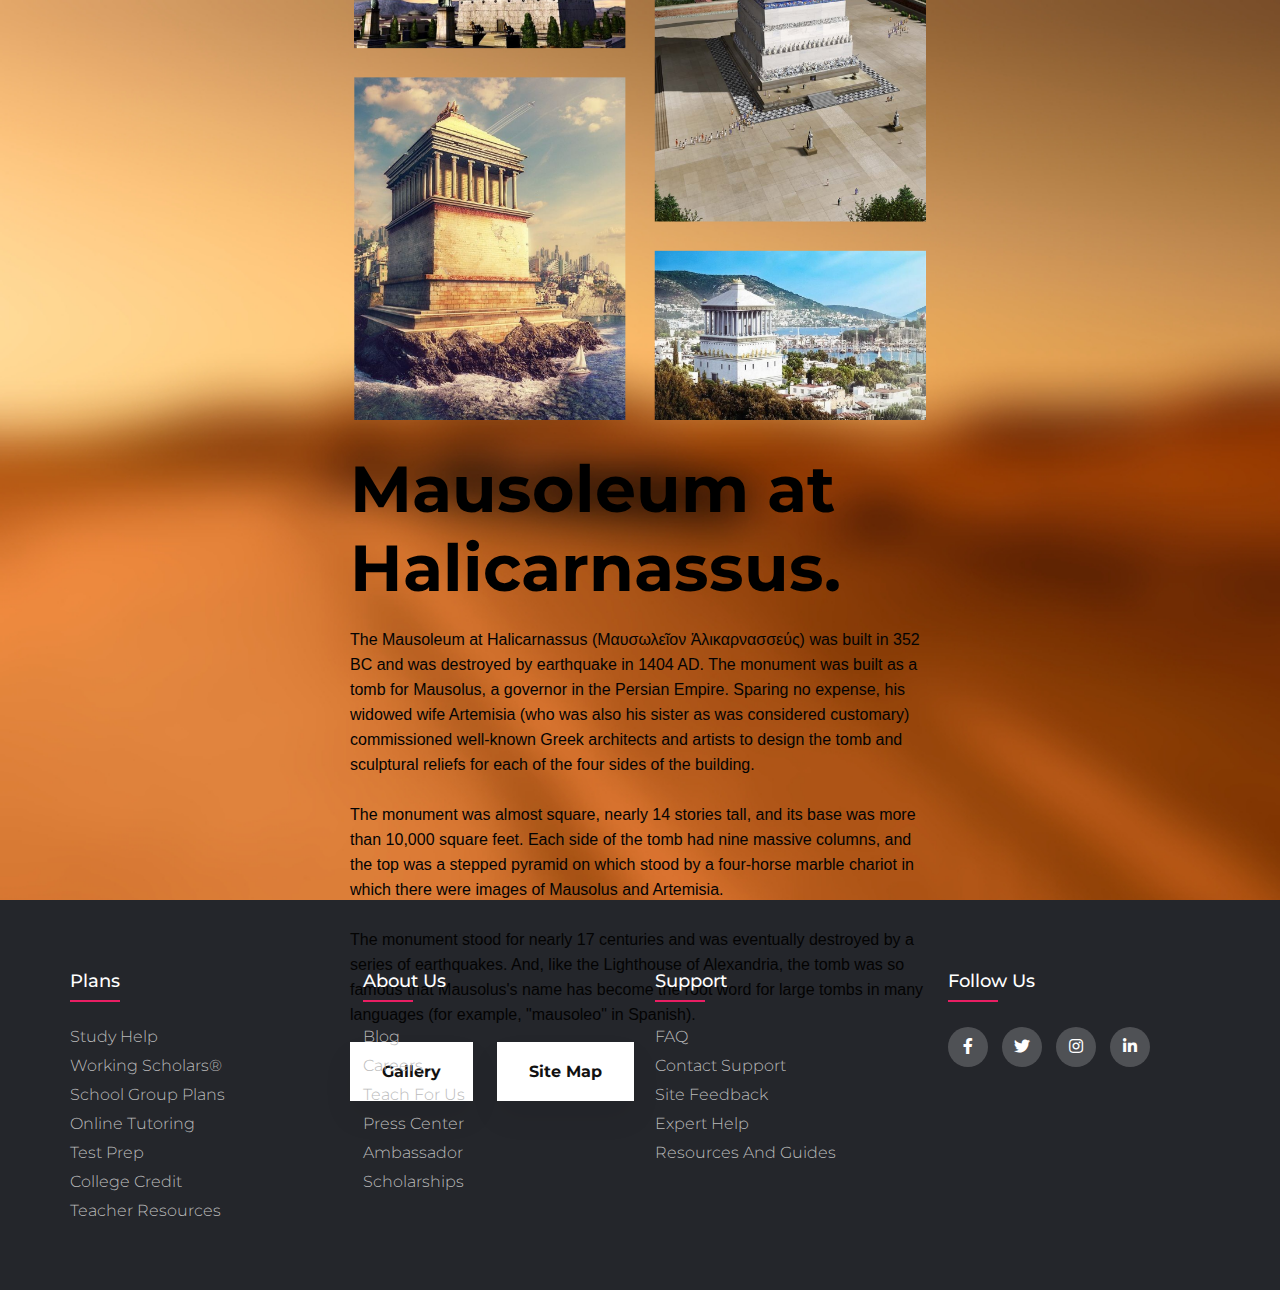
<file: details5.html>
<!DOCTYPE html>
<html lang="en">

<head>
    <meta charset="UTF-8">
    <meta name="viewport" content="width=device-width, initial-scale=1.0">
    <title>WOW</title>
    <link rel="stylesheet" href="css/style.css">
    <link rel="stylesheet" type="text/css"
        href="https://cdnjs.cloudflare.com/ajax/libs/font-awesome/5.15.1/css/all.min.css">
    <link href='https://unpkg.com/boxicons@2.1.4/css/boxicons.min.css' rel='stylesheet'>
</head>

<body>

    <section class="about">
        <div class="main">
            <img src="img/details 5.png" alt="">
            <div class="all-text">
                <h1>Mausoleum at Halicarnassus.</h1>

                <p>The Mausoleum at Halicarnassus (Μαυσωλεῖον Ἁλικαρνασσεύς) was built in 352 BC and was destroyed by
                    earthquake in 1404 AD. The monument was built as a tomb for Mausolus, a governor in the Persian
                    Empire. Sparing no expense, his widowed wife Artemisia (who was also his sister as was considered
                    customary) commissioned well-known Greek architects and artists to design the tomb and sculptural
                    reliefs for each of the four sides of the building.
                    <br><br>
                    The monument was almost square, nearly 14 stories tall, and its base was more than 10,000 square
                    feet. Each side of the tomb had nine massive columns, and the top was a stepped pyramid on which
                    stood by a four-horse marble chariot in which there were images of Mausolus and Artemisia.
                    <br><br>
                    The monument stood for nearly 17 centuries and was eventually destroyed by a series of earthquakes.
                    And, like the Lighthouse of Alexandria, the tomb was so famous that Mausolus's name has become the
                    root word for large tombs in many languages (for example, "mausoleo" in Spanish).
                </p>
                <div class="btn">
                    <a href="/css/gallery2.html" class="btn">Gallery</a>
                    <a href="sitemap.html" class="btn">Site Map</a>
                </div>
            </div>
        </div>



    </section>
    <footer class="footer">
        <div class="container">
            <div class="row">
                <div class="footer-col">
                    <h4>Plans</h4>
                    <ul>
                        <li><a href="#">Study help</a></li>
                        <li><a href="#">Working Scholars®</a></li>
                        <li><a href="#">School group plans</a></li>
                        <li><a href="#"> Online tutoring</a></li>
                        <li><a href="#">Test prep</a></li>
                        <li><a href="#">College credit</a></li>
                        <li><a href="#">Teacher resources</a></li>
                    </ul>
                </div>
                <div class="footer-col">
                    <h4>About us</h4>
                    <ul>
                        <li><a href="#">Blog</a></li>
                        <li><a href="#">Careers</a></li>
                        <li><a href="#">Teach for us</a></li>
                        <li><a href="#">Press Center</a></li>
                        <li><a href="#">Ambassador</a></li>
                        <li><a href="#">Scholarships</a></li>
                    </ul>
                </div>
                <div class="footer-col">
                    <h4>Support</h4>
                    <ul>
                        <li><a href="#">FAQ</a></li>
                        <li><a href="#">Contact support</a></li>
                        <li><a href="#">Site feedback</a></li>
                        <li><a href="#">Expert Help</a></li>
                        <li><a href="#">Resources and Guides</a></li>
                    </ul>
                </div>
                <div class="footer-col">
                    <h4>follow us</h4>
                    <div class="social-links">
                        <a href="#"><i class="fab fa-facebook-f"></i></a>
                        <a href="#"><i class="fab fa-twitter"></i></a>
                        <a href="#"><i class="fab fa-instagram"></i></a>
                        <a href="#"><i class="fab fa-linkedin-in"></i></a>
                    </div>
                </div>
            </div>
        </div>
    </footer>
</file>
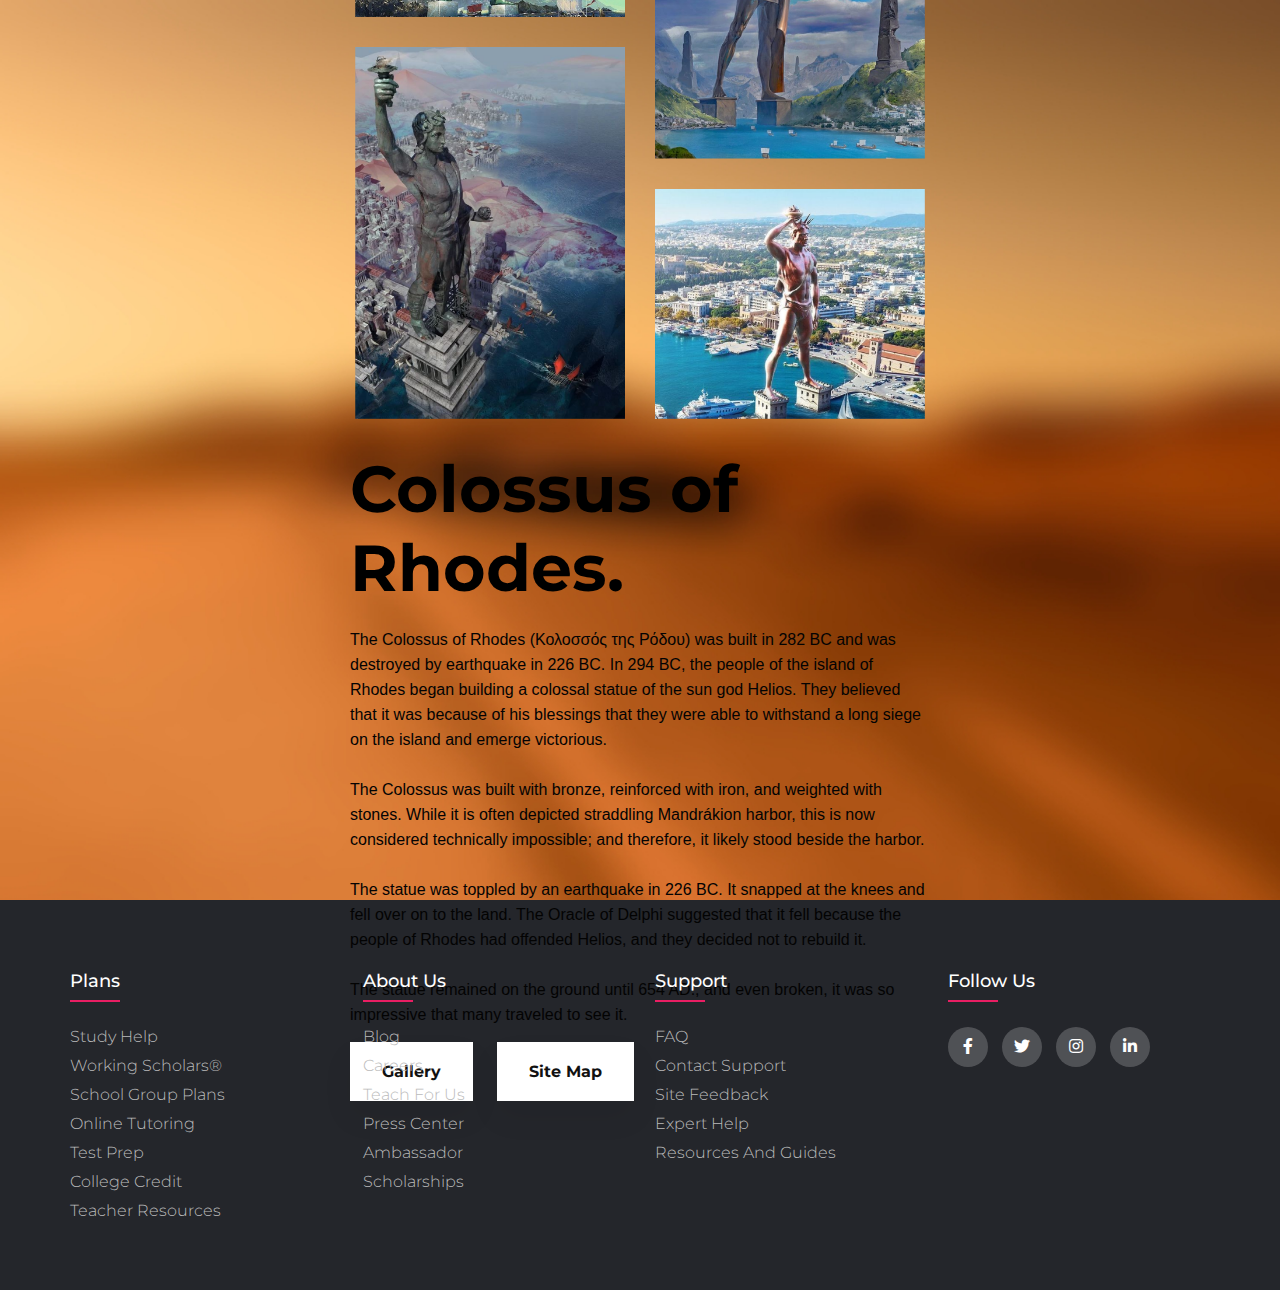
<file: details6.html>
<!DOCTYPE html>
<html lang="en">

<head>
    <meta charset="UTF-8">
    <meta name="viewport" content="width=device-width, initial-scale=1.0">
    <title>WOW</title>
    <link rel="stylesheet" href="css/style.css">
    <link rel="stylesheet" type="text/css"
        href="https://cdnjs.cloudflare.com/ajax/libs/font-awesome/5.15.1/css/all.min.css">
    <link href='https://unpkg.com/boxicons@2.1.4/css/boxicons.min.css' rel='stylesheet'>
</head>

<body>

    
    <section class="about">
        <div class="main">
            <img src="img/details 6.png" alt="">
            <div class="all-text">
                <h1>Colossus of Rhodes.</h1>

                <p>The Colossus of Rhodes (Κολοσσός της Ρόδου) was built in 282 BC and was destroyed by earthquake in
                    226 BC. In 294 BC, the people of the island of Rhodes began building a colossal statue of the sun
                    god Helios. They believed that it was because of his blessings that they were able to withstand a
                    long siege on the island and emerge victorious.
                    <br><br>
                    The Colossus was built with bronze, reinforced with iron, and weighted with stones. While it is
                    often depicted straddling Mandrákion harbor, this is now considered technically impossible; and
                    therefore, it likely stood beside the harbor.
                    <br><br>
                    The statue was toppled by an earthquake in 226 BC. It snapped at the knees and fell over on to the
                    land. The Oracle of Delphi suggested that it fell because the people of Rhodes had offended Helios,
                    and they decided not to rebuild it.
                    <br><br>
                    The statue remained on the ground until 654 AD., and even broken, it was so impressive that many
                    traveled to see it.
                </p>
                <div class="btn">
                    <a href="/css/gallery2.html" class="btn">Gallery</a>
                    <a href="sitemap.html" class="btn">Site Map</a>
                </div>
            </div>
        </div>



    </section>
    <footer class="footer">
        <div class="container">
            <div class="row">
                <div class="footer-col">
                    <h4>Plans</h4>
                    <ul>
                        <li><a href="#">Study help</a></li>
                        <li><a href="#">Working Scholars®</a></li>
                        <li><a href="#">School group plans</a></li>
                        <li><a href="#"> Online tutoring</a></li>
                        <li><a href="#">Test prep</a></li>
                        <li><a href="#">College credit</a></li>
                        <li><a href="#">Teacher resources</a></li>
                    </ul>
                </div>
                <div class="footer-col">
                    <h4>About us</h4>
                    <ul>
                        <li><a href="#">Blog</a></li>
                        <li><a href="#">Careers</a></li>
                        <li><a href="#">Teach for us</a></li>
                        <li><a href="#">Press Center</a></li>
                        <li><a href="#">Ambassador</a></li>
                        <li><a href="#">Scholarships</a></li>
                    </ul>
                </div>
                <div class="footer-col">
                    <h4>Support</h4>
                    <ul>
                        <li><a href="#">FAQ</a></li>
                        <li><a href="#">Contact support</a></li>
                        <li><a href="#">Site feedback</a></li>
                        <li><a href="#">Expert Help</a></li>
                        <li><a href="#">Resources and Guides</a></li>
                    </ul>
                </div>
                <div class="footer-col">
                    <h4>follow us</h4>
                    <div class="social-links">
                        <a href="#"><i class="fab fa-facebook-f"></i></a>
                        <a href="#"><i class="fab fa-twitter"></i></a>
                        <a href="#"><i class="fab fa-instagram"></i></a>
                        <a href="#"><i class="fab fa-linkedin-in"></i></a>
                    </div>
                </div>
            </div>
        </div>
    </footer>
</file>
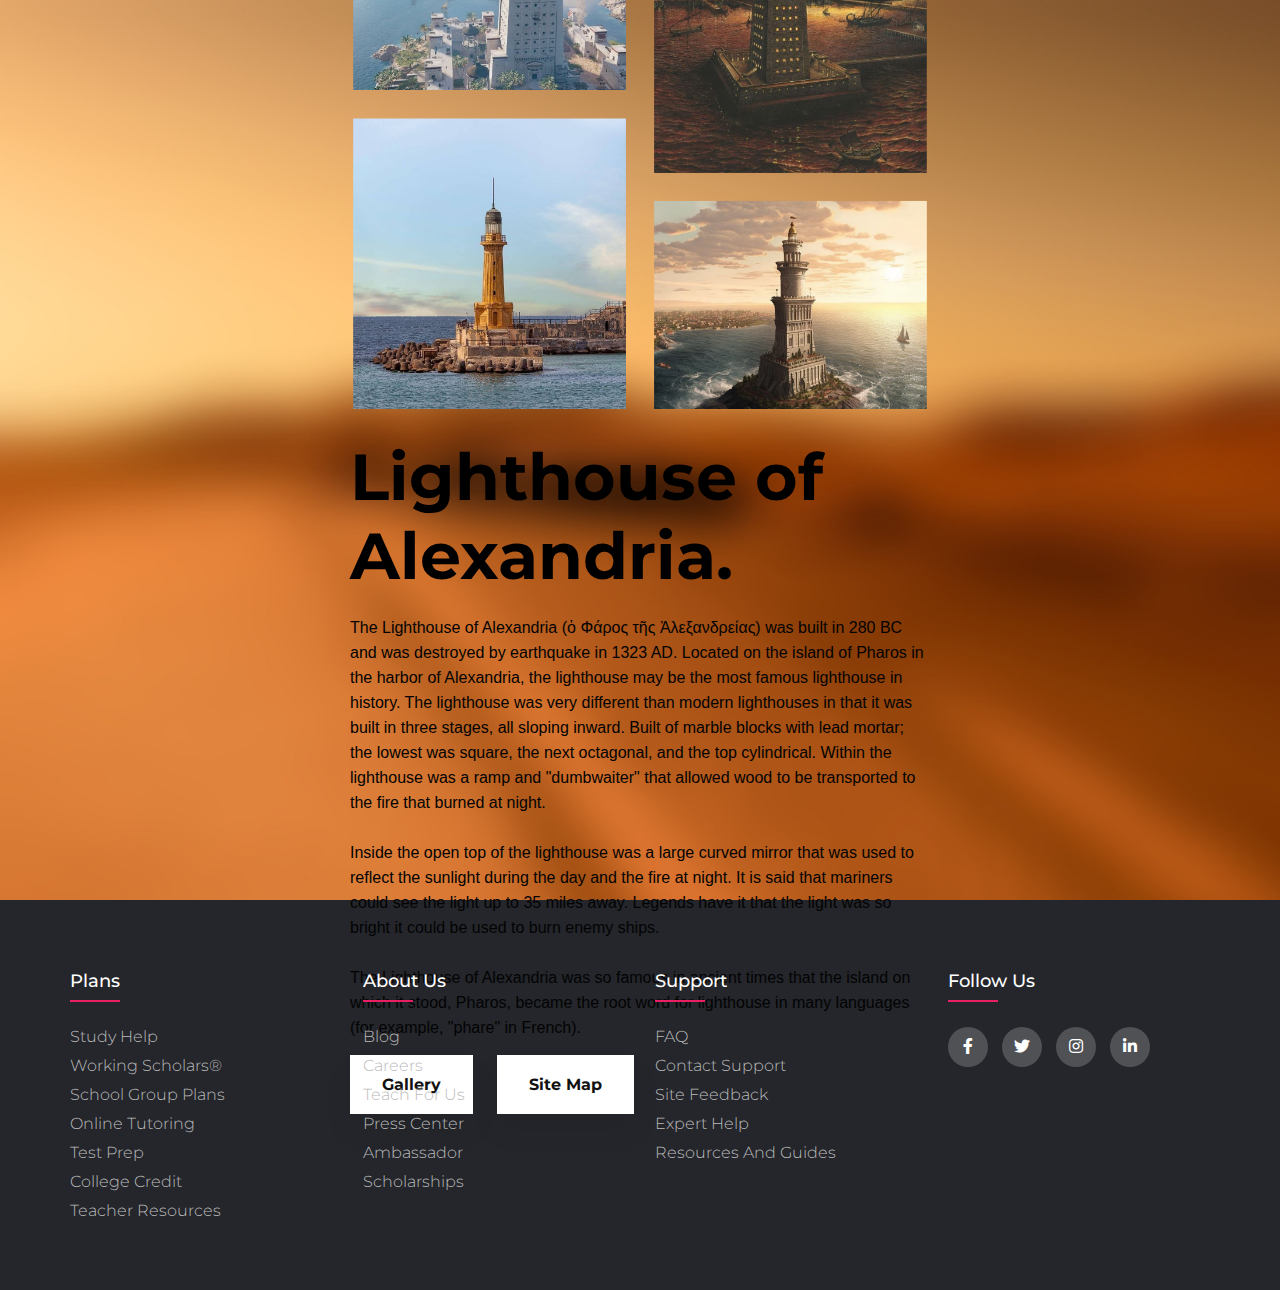
<file: details7.html>
<!DOCTYPE html>
<html lang="en">

<head>
    <meta charset="UTF-8">
    <meta name="viewport" content="width=device-width, initial-scale=1.0">
    <title>WOW</title>
    <link rel="stylesheet" href="css/style.css">
    <link rel="stylesheet" type="text/css"
    href="https://cdnjs.cloudflare.com/ajax/libs/font-awesome/5.15.1/css/all.min.css">
    <link href='https://unpkg.com/boxicons@2.1.4/css/boxicons.min.css' rel='stylesheet'>
</head>

<body>

    <section class="about">
        <div class="main">
            <img src="img/details 7.png" alt="">
            <div class="all-text">
                <h1> Lighthouse of Alexandria.</h1>

                <p>The Lighthouse of Alexandria (ὁ Φάρος τῆς Ἀλεξανδρείας) was built in 280 BC and was destroyed by
                    earthquake in 1323 AD. Located on the island of Pharos in the harbor of Alexandria, the lighthouse
                    may be the most famous lighthouse in history. The lighthouse was very different than modern
                    lighthouses in that it was built in three stages, all sloping inward. Built of marble blocks with
                    lead mortar; the lowest was square, the next octagonal, and the top cylindrical. Within the
                    lighthouse was a ramp and "dumbwaiter" that allowed wood to be transported to the fire that burned
                    at night.
                    <br><br>
                    Inside the open top of the lighthouse was a large curved mirror that was used to reflect the
                    sunlight during the day and the fire at night. It is said that mariners could see the light up to 35
                    miles away. Legends have it that the light was so bright it could be used to burn enemy ships.
                    <br><br>
                    The Lighthouse of Alexandria was so famous in ancient times that the island on which it stood,
                    Pharos, became the root word for lighthouse in many languages (for example, "phare" in French).
                </p>
                <div class="btn">
                    <a href="/css/gallery2.html" class="btn">Gallery</a>
                    <a href="sitemap.html" class="btn">Site Map</a>
                </div>
            </div>
        </div>
    </section>
    <footer class="footer">
        <div class="container">
            <div class="row">
                <div class="footer-col">
                    <h4>Plans</h4>
                    <ul>
                        <li><a href="#">Study help</a></li>
                        <li><a href="#">Working Scholars®</a></li>
                        <li><a href="#">School group plans</a></li>
                        <li><a href="#"> Online tutoring</a></li>
                        <li><a href="#">Test prep</a></li>
                        <li><a href="#">College credit</a></li>
                        <li><a href="#">Teacher resources</a></li>
                    </ul>
                </div>
                <div class="footer-col">
                    <h4>About us</h4>
                    <ul>
                        <li><a href="#">Blog</a></li>
                        <li><a href="#">Careers</a></li>
                        <li><a href="#">Teach for us</a></li>
                        <li><a href="#">Press Center</a></li>
                        <li><a href="#">Ambassador</a></li>
                        <li><a href="#">Scholarships</a></li>
                    </ul>
                </div>
                <div class="footer-col">
                    <h4>Support</h4>
                    <ul>
                        <li><a href="#">FAQ</a></li>
                        <li><a href="#">Contact support</a></li>
                        <li><a href="#">Site feedback</a></li>
                        <li><a href="#">Expert Help</a></li>
                        <li><a href="#">Resources and Guides</a></li>
                    </ul>
                </div>
                <div class="footer-col">
                    <h4>follow us</h4>
                    <div class="social-links">
                        <a href="#"><i class="fab fa-facebook-f"></i></a>
                        <a href="#"><i class="fab fa-twitter"></i></a>
                        <a href="#"><i class="fab fa-instagram"></i></a>
                        <a href="#"><i class="fab fa-linkedin-in"></i></a>
                    </div>
                </div>
            </div>
        </div>
    </footer>
</file>
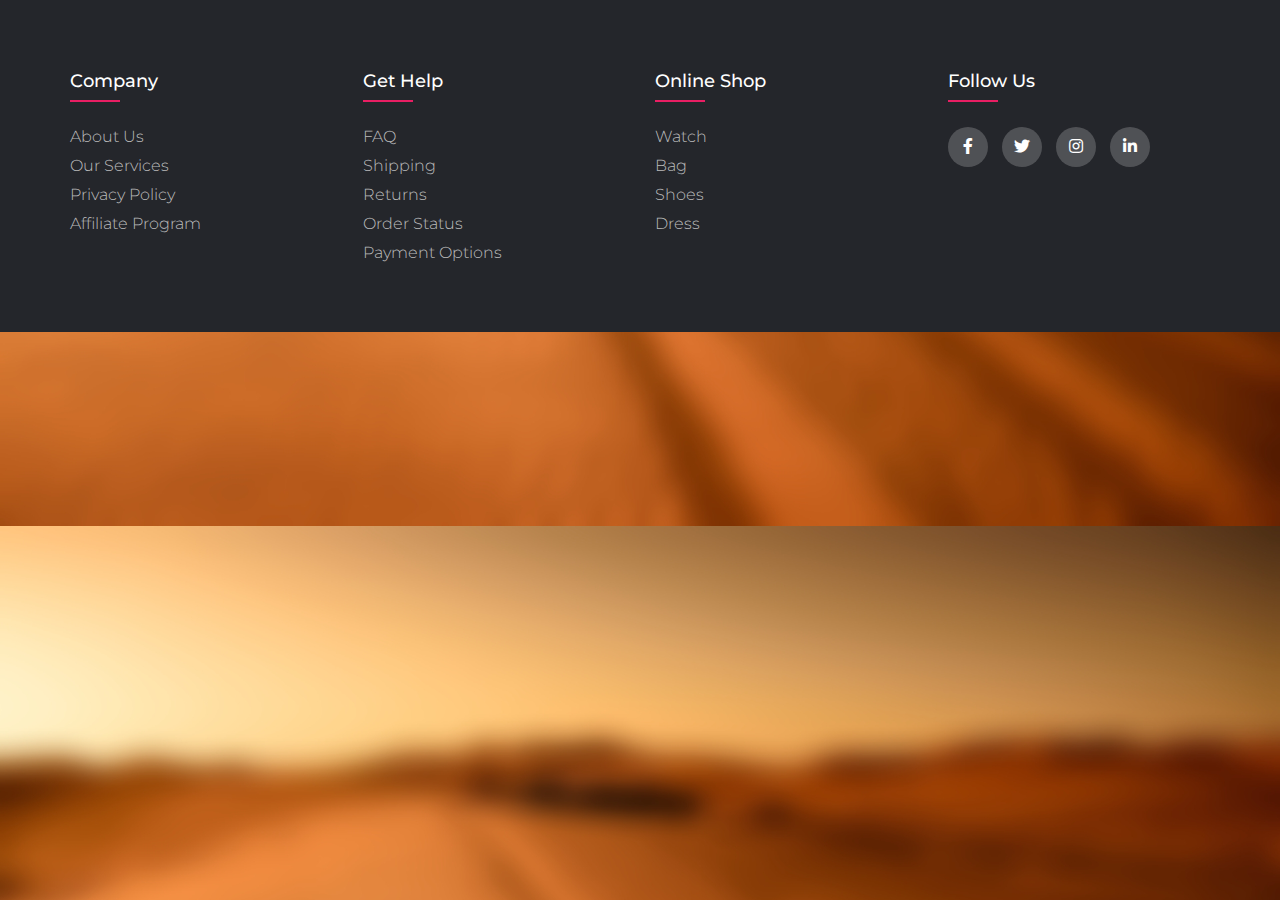
<file: footer.html>
<!DOCTYPE html>
<html lang="en">
<head>
  <title>Footer Design</title>
  <meta charset="utf-8">
  <meta name="viewport" content="width=device-width, initial-scale=1">
  <link rel="stylesheet" href="css/style.css">
  <link rel="stylesheet" type="text/css" href="https://cdnjs.cloudflare.com/ajax/libs/font-awesome/5.15.1/css/all.min.css">
</head>
<body>

  <footer class="footer">
  	 <div class="container">
  	 	<div class="row">
  	 		<div class="footer-col">
  	 			<h4>company</h4>
  	 			<ul>
  	 				<li><a href="#">about us</a></li>
  	 				<li><a href="#">our services</a></li>
  	 				<li><a href="#">privacy policy</a></li>
  	 				<li><a href="#">affiliate program</a></li>
  	 			</ul>
  	 		</div>
  	 		<div class="footer-col">
  	 			<h4>get help</h4>
  	 			<ul>
  	 				<li><a href="#">FAQ</a></li>
  	 				<li><a href="#">shipping</a></li>
  	 				<li><a href="#">returns</a></li>
  	 				<li><a href="#">order status</a></li>
  	 				<li><a href="#">payment options</a></li>
  	 			</ul>
  	 		</div>
  	 		<div class="footer-col">
  	 			<h4>online shop</h4>
  	 			<ul>
  	 				<li><a href="#">watch</a></li>
  	 				<li><a href="#">bag</a></li>
  	 				<li><a href="#">shoes</a></li>
  	 				<li><a href="#">dress</a></li>
  	 			</ul>
  	 		</div>
  	 		<div class="footer-col">
  	 			<h4>follow us</h4>
  	 			<div class="social-links">
  	 				<a href="#"><i class="fab fa-facebook-f"></i></a>
  	 				<a href="#"><i class="fab fa-twitter"></i></a>
  	 				<a href="#"><i class="fab fa-instagram"></i></a>
  	 				<a href="#"><i class="fab fa-linkedin-in"></i></a>
  	 			</div>
  	 		</div>
  	 	</div>
  	 </div>
  </footer>

</body>
</html>
</file>
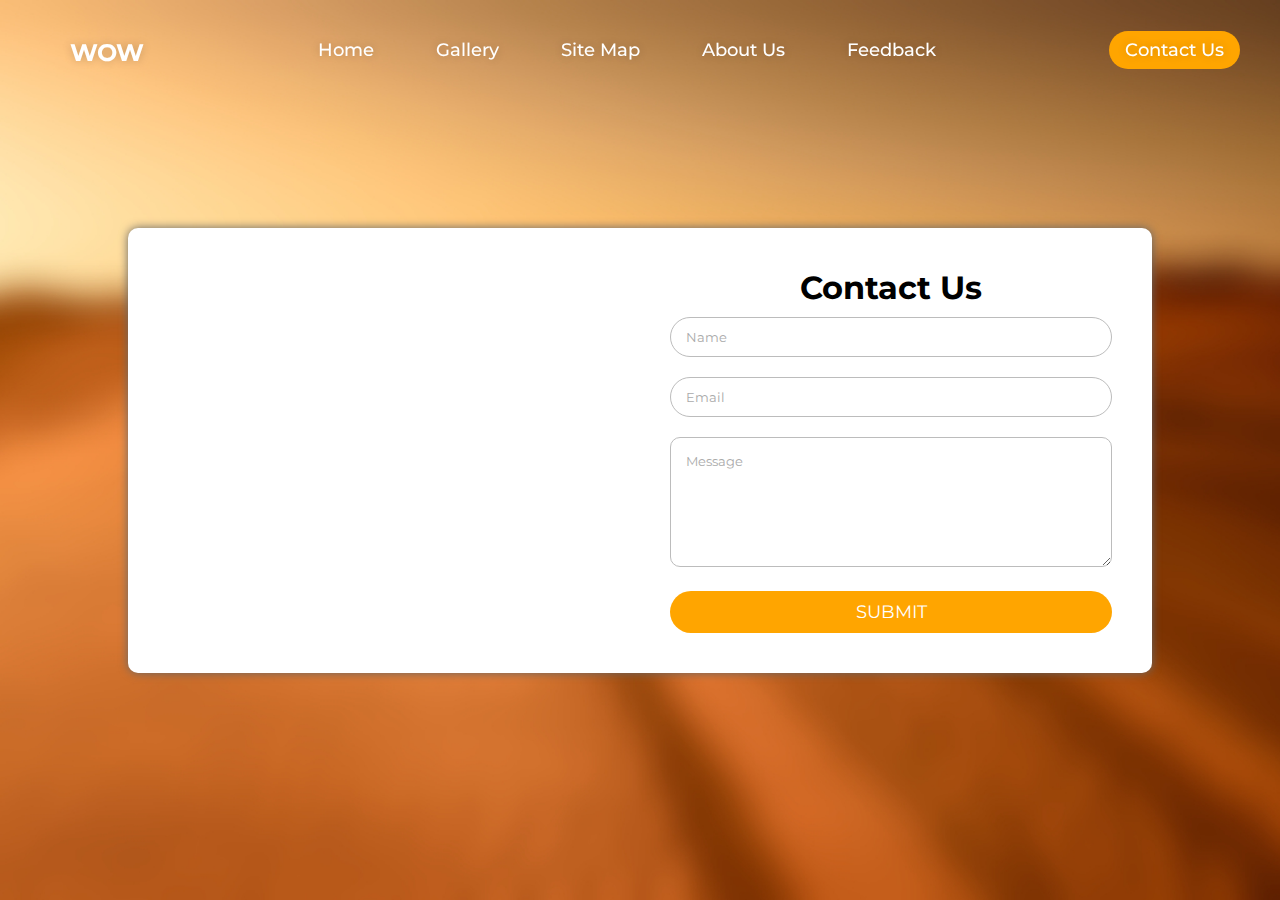
<file: sitemap.html>
<!DOCTYPE html>
<html lang="en">

<head>
    <meta charset="UTF-8">
    <meta name="viewport" content="width=device-width, initial-scale=1.0">
    <title>Site Map</title>
    <link rel="stylesheet" href="css/style.css">
    <link href='https://unpkg.com/boxicons@2.1.4/css/boxicons.min.css' rel='stylesheet'>
</head>
<style>
    @import url('https://fonts.googleapis.com/css2?family=Montserrat:wght@300;400;500;600;700;800;900&display=swap');

    * {
        margin: 0;
        padding: 0;
        box-sizing: border-box;
        font-family: 'Montserrat', sans-serif;
    }

    body {
        width: 100%;
        height: 100vh;
        display: grid;
        align-items: center;
        background-image: url(img/blur\ bg.jpg);    
    }

    .contact-in {
        width: 80%;
        height: auto;
        margin: auto;
        display: flex;
        flex-wrap: wrap;
        padding: 10px;
        border-radius: 10px;
        background: #fff;
        box-shadow: 0px 0px 10px 0px #666;
    }

    .contact-map {
        width: 100%;
        height: auto;
        flex: 50%;
    }
    .contact-map iframe {
        width: 100%;
        height: 100%;
        
    }

    .contact-form {
        width: 100%;
        height: auto;
        flex: 50%;
        padding: 30px;
        text-align: center;
    }

    .contact-form h1 {
        margin-bottom: 10px;
    }

    .contact-form-txt {
        width: 100%;
        height: 40px;
        color: #000;
        border: 1px solid #bcbcbc;
        border-radius: 50px;
        outline: none;
        margin-bottom: 20px;
        padding: 15px;
    }

    .contact-form-txt::placeholder {
        color: #aaa;
    }

    .contact-form-textarea {
        width: 100%;
        height: 130px;
        color: #000;
        border: 1px solid #bcbcbc;
        border-radius: 10px;
        outline: none;
        margin-bottom: 20px;
        padding: 15px;
    }

    .contact-form-textarea::placeholder {
        color: #aaa;
    }

    .contact-form-btn {
        width: 100%;
        border: none;
        outline: none;
        border-radius: 50px;
        background: orange;
        color: #fff;
        text-transform: uppercase;
        padding: 10px 0;
        cursor: pointer;
        font-size: 18px;
        transition: .5s;
    }
    .contact-form-btn:hover{
        background: black;
    }

    
</style>

<body>
    <header>
        <div class="navbar">
            <div class="logo"><a href="#">WOW</a></div>
        <ul class="links">
            <li><a href="index.html">Home</a></li>
            <li><a href="/css/gallery2.html">Gallery</a></li>
            <li><a href="sitemap.html">Site Map</a></li>
            <li><a href="aboutUs.html">About Us</a></li>
            <li><a href="/css/feedback.html">Feedback</a></li>
        </ul>
        <a href="sitemap.html" class="action-btn">Contact Us</a>
        <div class="toggle-btn">
            <i class="fa-solid fa-bars"></i>
        </div>
        <div class="dropdown-menu ">
            <li><a href="index.html">Home</a></li>
            <li><a href="/css/gallery2.html">Gallery</a></li>
            <li><a href="sitemap.html">Site Map</a></li>
            <li><a href="aboutUs.html">About Us</a></li>
            <li><a href="/css/feedback.html">Feedback</a></li>
            <li><a href="sitemap.html" class="action-btn">Contact Us</a></li> 
        </div>
    </div>
    </header>
    <div class="contact-in">
        <div class="contact-map">
            <iframe
                src="https://www.google.com/maps/embed?pb=!1m18!1m12!1m3!1d3618.1377120008005!2d67.03045847529862!3d24.927378142576675!2m3!1f0!2f0!3f0!3m2!1i1024!2i768!4f13.1!3m3!1m2!1s0x3eb33f90157042d3%3A0x93d609e8bec9a880!2sAptech%20Computer%20Education%20North%20Nazimabad%20Center!5e0!3m2!1sen!2s!4v1703107073326!5m2!1sen!2s"
                width="100%" height="auto" style="border:0;" allowfullscreen="" loading="lazy"
                referrerpolicy="no-referrer-when-downgrade"></iframe>

        </div>
        <div class="contact-form">
            <h1>Contact Us</h1>
            <form>
                <input type="text" placeholder="Name" class="contact-form-txt" />
                <input type="text" placeholder="Email" class="contact-form-txt" />
                <textarea placeholder="Message" class="contact-form-textarea"></textarea>
                <input type="submit" name="Submit" class=" contact-form-btn" />
            </form>
        </div>
    </div>
    

</body>

</html>
</file>
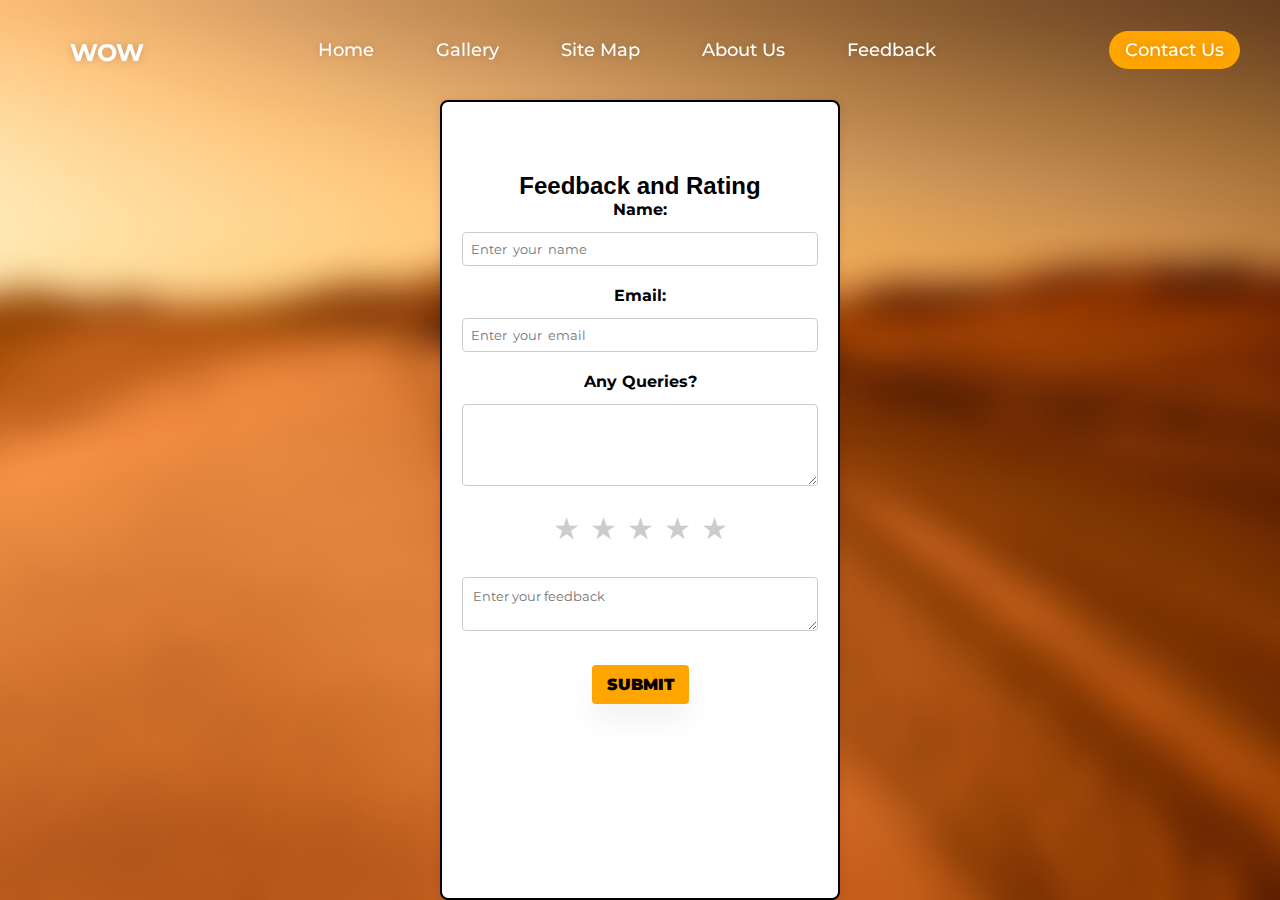
<file: css/feedback.html>
<!DOCTYPE html>
<html lang="en">
<head>
    <meta charset="UTF-8">
    <meta name="viewport" content="width=device-width, initial-scale=1.0">
    <title>Feedback & Querie link</title>
    <link rel="stylesheet" type="text/css"
        href="https://cdnjs.cloudflare.com/ajax/libs/font-awesome/6.5.1/css/all.min.css">
<link rel="stylesheet" href="style.css">
    <style>
        body {
            margin: 0;
            padding: 0;
            /* height: 100vh; */
            display: flex;
            justify-content: center;
            align-items: center;
            background-image: url(../img/blur\ bg.jpg);
            color:black;
            font-family:'Segoe UI', Tahoma, Geneva, Verdana, sans-serif;
        }

        .form-container {
            padding: 20px;
            border-radius: 10px;
            box-shadow: 0 0 10px rgba(0, 0, 0, 0.8); 
            text-align: center;
            width: 80%;
            max-width: 400px;
            box-sizing: border-box;
        }
        .form-container h2{
            color: black;
            font-family: 'Segoe UI', Tahoma, Geneva, Verdana, sans-serif;
            padding-top: 50px;
        }
        .rating-stars {
            display: flex;
            justify-content: center;
            margin-bottom: 20px;
        }

        .star {
            font-size: 30px;
            color: #ccc;
            cursor: pointer;
            transition: color 0.3s;
            margin: 0 5px;
        }

        .star:hover,
        .star.active {
            color: #ffcc00;
        }

        .feedback-input {
            width: 100%;
            padding: 10px;
            margin: 10px 0;
            box-sizing: border-box;
        }

        .submit-btn {
            background-color:orange;
            color: black;
            padding: 10px 15px;
            border: none;
            border-radius: 4px;
            cursor: pointer;
            font-size: 16px;
        }

        .submit-btn:hover {
            background-color:orangered;
        }
        body {
            font-family: Arial, sans-serif;
            background-color: #f4f4f4;
            margin: 0;
            padding: 0;
            display: flex;
            justify-content: center;
            align-items: center;
            min-height: 100vh;
        }

        .form-container {
            background-color: #fff;
            border-radius: 8px;
            box-shadow: 0 0 10px rgba(0, 0, 0, 0.1);
            overflow: hidden;
            max-width: 400px;
            width: 100%;
            padding: 20px;
            box-sizing: border-box;
            border:2px solid black;
            height:800px;
            margin-top: 100px;
        }

        .form-group {
            margin-bottom: 20px;
            font-size: medium;
        }

        label {
            display: block;
            margin-bottom: 8px;
            font-weight: bold;
        }

        input, select, textarea {
            width: 100%;
            padding: 8px;
            margin-top: 5px;
            box-sizing: border-box;
            border: 1px solid #ccc;
            border-radius: 4px;
        }

        @media (min-width: 600px) {
            .form-container {
                width: 60%;
            }
        }

        @media (min-width: 768px) {
            .form-container {
                width: 50%;
            }
        }

        @media (min-width: 992px) {
            .form-container {
                width: 40%;
            }
        }
    </style>
</head>
<body>
    <header>
        <div class="navbar">
            <div class="logo"><a href="/index.html">WOW</a></div>
        <ul class="links">
            <li><a href="/index.html">Home</a></li>
            <li><a href="/css/gallery2.html">Gallery</a></li>
            <li><a href="/sitemap.html">Site Map</a></li>
            <li><a href="/aboutUs.html">About Us</a></li>
            <li><a href="/css/feedback.html">Feedback</a></li>
        </ul>
        <a href="/sitemap.html" class="action-btn">Contact Us</a>
        <div class="toggle-btn">
            <i class="fa-solid fa-bars"></i>
        </div>
        <div class="dropdown-menu ">
            <li><a href="/index.html">Home</a></li>
            <li><a href="/css/gallery2.html">Gallery</a></li>
            <li><a href="C:\Users\ComTech\Desktop\WOW1\sitemap.html">Site Map</a></li>
            <li><a href="C:\Users\ComTech\Desktop\WOW1\aboutUs.html">About Us</a></li>
            <li><a href="/css/feedback.html">Feedback</a></li>
            <li><a href="/sitemap.html" class="action-btn">Contact Us</a></li> 
        </div>
    </div>
    </header>

    <div class="form-container">
        <h2>Feedback and Rating</h2>
        <form action="#" method="post">
            <div class="form-group">
                <label for="name" >Name:</label>
                <input type="text" id="name"placeholder="Enter  your  name" name="name" required>
            </div>
            <div class="form-group">
                <label for="email">Email:</label>
                <input type="email" id="email" placeholder="Enter  your  email" name="email" required>
            </div>
        </form>
        <div class="form-group">
          <label for="message">Any Queries?</label>
          <textarea id="message" name="message"  rows="4" required></textarea>
        </div>
        <div class="rating-stars" id="rating-stars">
            <span class="star" data-value="1" onclick="rate(1)">★</span>
            <span class="star" data-value="2" onclick="rate(2)">★</span>
            <span class="star" data-value="3" onclick="rate(3)">★</span>
            <span class="star" data-value="4" onclick="rate(4)">★</span>
            <span class="star" data-value="5" onclick="rate(5)">★</span>
        </div>
        
        <textarea class="feedback-input" placeholder="Enter your feedback"></textarea>
        <button class="submit-btn" onclick="submitFeedback()"><b>Submit</b></button>
        <p id="feedback-message"></p>
    </div>

    

    <script>
        let selectedRating = 0;

        function rate(value) {
            selectedRating = value;
            highlightStars();
        }

        function highlightStars() {
            const stars = document.querySelectorAll('.star');
            stars.forEach((star, index) => {
                if (index < selectedRating) {
                    star.classList.add('active');
                } else {
                    star.classList.remove('active');
                }
            });
        }

        function submitFeedback() {
            const feedbackInput = document.querySelector('.feedback-input').value;
            if (selectedRating === 0 || feedbackInput.trim() === '') {
                document.getElementById('feedback-message').textContent = 'Please provide a rating and feedback.';
            } else {
                document.getElementById('feedback-message').textContent = `Thank you for your feedback! You've rated us ${selectedRating} stars.`;
            }
        }
    </script>
</body>

</html>
</file>
<file: css/style.css>
@import url('https://fonts.googleapis.com/css2?family=Montserrat:wght@300;400;500;600;700;800;900&display=swap');

* {
    margin: 0;
    padding: 0;
    box-sizing: border-box;
    font-family: 'Montserrat', sans-serif;
}

body {
    /* height: 100vh; */
    background-image: url(../img/blur\ bg.jpg);
    background-size: cover;
    /* background: no-repeat; */
    background-position: center;
}

li {
    list-style: none;
}

a {
    text-decoration: none;
    color: black;
    font-size: 1rem;
    font-weight: bolder;
}

a:hover {
    color: white;
}

header {
    margin-top: 20px;
    position: fixed;
    top: 0;
    left: 0;
    width: 100%;
    padding: 40px 5%;
    background: transparent;
    display: flex;
    align-items: center;
    z-index: 100;
    padding: 0 2rem;
}

.navbar {
    width: 100%;
    height: 60px;
    max-width: 1200px;
    margin: 0 auto;
    display: flex;
    align-items: center;
    justify-content: space-between;
}

.navbar .logo a {
    font-size: 1.5rem;
    font-weight: bold;
}

.navbar .links {
    display: flex;
    gap: 2rem;
}

.navbar .toggle-btn {
    color: #fff;
    font-size: 1.5rem;
    cursor: pointer;
    display: none;
}

.action-btn {
    background-color: orange;
    color: #fff;
    padding: 0.5rem 1rem;
    border: none;
    outline: none;
    border-radius: 20px;
    font-size: 0.8rem;
    font-weight: bold;
    cursor: pointer;
    transition: scale 0.2 ease;
}

.action-btn:hover {
    scale: 1.05;
    color: #fff;
}

.action-btn:active {
    scale: 0.95;
}

.dropdown-menu {
    display: none;
    position: absolute;
    right: 2rem;
    top: 60px;
    height: 0;
    width: 300px;
    background: rgba(255, 255, 255, 0.1);
    backdrop-filter: blur(15px);
    border-radius: 10px;
    overflow: hidden;
    transition: height .2s cubic-bezier(0.175, 0.885, 0.32, 1.275);
}

.dropdown-menu.open {
    height: 240px;
}

.dropdown-menu li {
    padding: 0.7rem;
    display: flex;
    align-items: center;
    justify-content: center;
}

.dropdown-menu .action-btn {
    width: 100%;
    display: flex;
    justify-content: center;
}

@media (max-width: 992px) {

    .navbar .links,
    .navbar .action-btn {
        display: none;
    }

    .navbar .toggle-btn {
        display: block;
    }

    .dropdown-menu {
        display: block;
    }
}

@media (max-width: 576px) {
    .dropdown-menu {
        left: 2rem;
        width: unset;
    }

}

OLD NAVBAR * {
    margin: 0;
    padding: 0;
    box-sizing: border-box;
    font-family: 'Montserrat', sans-serif;
}

.header {
    position: fixed;
    top: 0;
    left: 0;
    width: 100%;
    padding: 30px 5%;
    background: transparent;
    display: flex;
    align-items: center;
    z-index: 100;

}

.logo {
    font-size: 30px;
    color: #fff;
    text-decoration: none;
    font-weight: 700;
}

.social-media {
    margin: 0 auto 0 50px;
}

.social-media a {
    display: inline-flex;
    justify-content: center;
    align-items: center;
    width: 40px;
    height: 40px;
    background: transparent;
    border: 2px solid #fff;
    border-radius: 6px;
    text-decoration: none;
    margin-right: 10px;
    transition: .5s;
}

.social-media a:hover {
    background: #fff;
}

.social-media a i {
    font-size: 20px;
    color: #fff;
    transition: .5s;
}

.social-media a:hover i {
    color: #444;
}

.navbar a {
    font-size: 18px;
    color: #fff;
    text-decoration: none;
    font-weight: 500;
    margin-left: 30px;
    text-shadow: 0 0 10px rgba(0, 0, 0, .2);
    transition: .5s;
}

.navbar a:hover {
    color: #444;
}

.banner {
    position: relative;
    width: 100%;
    height: 100vh;
    overflow-x: hidden;

}

.slider .slide {
    position: absolute;
    width: 100%;
    height: 100%;
}

.slide img {
    position: absolute;
    width: 100%;
    height: 100%;
    object-fit: cover;
    pointer-events: none;
    opacity: 0;
    transition: .3s ease;
}

.slide.active img {
    opacity: 1;
}

.slide .left-info {
    position: absolute;
    top: 0;
    left: 0;
    width: 50%;
    height: 100%;
    transform: translateX(-100%);
    transition: 0s;
}

.slide.active .left-info {
    transform: translateX(0);
    z-index: 1;
    transition: .5s ease;
}

.left-info .penetrate-blur {
    position: absolute;
    height: 100%;
    width: 100%;
    background: rgba(255, 255, 255, .1);
    backdrop-filter: blur(20px);
    display: flex;
    justify-content: flex-end;
    align-items: center;
    -webkit-mask: linear-gradient(#000 0 0),
        linear-gradient(#000 0 0);
    -webkit-mask-clip: text, padding-box;
    -webkit-mask-composite: xor;
}

.penetrate-blur h1 {
    font-size: 250px;
    text-shadow: 0 0 10px rgba(255, 255, 255, .8);

}

.left-info .content {
    position: absolute;
    bottom: 8%;
    left: 10%;
    color: #fff;
}

.content h3 {
    font-size: 20px;
}

.content p {
    font-size: 16px;
    margin: 10px 0 15px;
}

.content .btn {
    display: inline-block;
    padding: 13px 28px;
    background: #fff;
    border: 2px solid #fff;
    border-radius: 6px;
    box-shadow: 0 0 10px rgba(0, 0, 0, .1);
    font-size: 16px;
    color: #444;
    text-decoration: none;
    font-weight: 600;
    transition: .5s;
}

.content .btn:hover {
    background: transparent;
    color: #fff;
}

.slide .right-info {
    position: absolute;
    top: 0;
    right: 0;
    width: 50%;
    height: 100%;
    display: flex;
    flex-direction: column;
    justify-content: center;
    transform: translateX(100%);
    transition: 0s;
}

.slide.active .right-info {
    transform: translateX(0);
    z-index: 1;
    transition: .5s ease;
}

.right-info h1 {
    font-size: 250px;
    color: #fff;
    text-shadow: 0 0 10px rgba(0, 0, 0, .2);
}

.right-info .pop {
    font-size: 200px;
}

.right-info h3 {
    position: absolute;
    font-size: 80px;
    color: #fff;
    text-shadow: 0 0 10px rgba(0, 0, 0, .5);
    transform: translateY(150%);
    margin-left: 13px;
}

.navigation {
    position: absolute;
    bottom: 8%;
    right: 5%;
    z-index: 99;
}

.navigation span {
    display: inline-flex;
    justify-content: center;
    align-items: center;
    width: 50px;
    height: 50px;
    background: #fff;
    border: 2px solid #fff;
    border-radius: 6px;
    box-shadow: 0 0 10px rgba(0, 0, 0, .5);
    cursor: pointer;
    margin-left: 25px;
    transition: .5s;
}

.navigation span:nth-child(1) {
    background: transparent;
}

.navigation span:nth-child(1):hover {
    background: #fff;
}

.navigation span i {
    font-size: 45px;
    color: #444;
    transition: .5s;
}

.navigation span:nth-child(1) i {
    color: #fff;
}

.navigation span:nth-child(1):hover i {
    color: #444;
}

.about {
    height: 100vh;
    width: 100%;
    display: flex;
    justify-content: center;
    align-items: center;

}

.about .main img {
    width: 650px;
    max-width: 100%;
    height: auto;
    padding: 0 10px;
    display: block;
    transition: 0.5s ease;
}

.about .main img:hover {
    transform: scale(1.2);
}

.all-text {
    width: 600px;
    max-width: 100%;
    padding: 0 10px;
}

.main {
    width: 1290px;
    max-width: 95%;
    margin: 0 auto;
    display: flex;
    flex-wrap: wrap;
    align-items: center;
    justify-content: space-around;
}

.all-text h4 {
    font-size: 18px;
    color: #777777;
    letter-spacing: 1px;
    font-weight: bold;
    margin-bottom: 10px;
}

.all-text h1 {
    font-size: 65px;
    color: black;
    font-weight: 700;
    margin-bottom: 20px;
}

.all-text p {
    font-family: 'Gill Sans', 'Gill Sans MT', Calibri, 'Trebuchet MS', sans-serif;
    font-size: 16px;
    color: #030303;
    line-height: 25px;
    margin-bottom: 35px;
}

.btn a {
    background: white;
    padding: 20px 32px;
    font-size: 16px;
    font-weight: bold;
    color: #111111;
    border: none;
    outline: none;
    box-shadow: 0px 16px 32px 0px rgb(0 0 0 / 6%);
    margin-right: 20px;
    text-decoration: none;
}

.btn a:hover {
    background-color: #444;
    color: white;
    transition: .3s;
    cursor: pointer;
}

.body {
    background-color: #f3f1f1cc;
}

.container1 {
    height: 100vh;
    display: flex;
    justify-content: center;
    align-items: center;
    gap: 3em;
    flex-grow: 1;
    padding: 0 40px;

}

h2 {
    text-align: center;
    padding-top: 200px;
    font: size 100px;
    color: white;
}

.div1,
.div2,
.div3,
.div4 {
    width: 21em;
    height: 25em;
    background-color: #fff;
    box-shadow: 5px 5px 25px #0000005f;
    padding: 10px 30px;
    border-radius: 10px;
}

button {
    padding: 10px 18px;
    background-color: white;
    border: none;
    cursor: pointer;
    border-radius: 2px;
    text-transform: uppercase;
    box-shadow: 0px 16px 32px 0px rgb(0 0 0 / 6%);
    font-weight: bold;
    color: white;
    margin-top: 20px;
    transition: 0.2s;
    color: #111111;
}

button:hover {
    background-color: #444;
    color: white;
}
.fb-btn {
    display: flex;
    align-items: center;
    justify-content: center;
    padding: 13px 28px;
    background: #fff;
    border: 2px solid #fff;
    border-radius: 6px;
    box-shadow: 0 0 10px rgba(0, 0, 0, .1);
    font-size: 16px;
    color: #444;
    text-decoration: none;
    font-weight: 600;
    transition: .5s;
}

.fb-btn:hover {
    background: transparent;
    color: #fff;
}


@media(max-width:1200px) {
    .container1 {
        height: 100%;
        flex-direction: column;

    }

    .div1,
    .div2,
    .div3,
    .div4 {
        max-width: 80%;
        padding: 30px;
    }
}

/* FOOTER */

.container {
    max-width: 1170px;
    margin: auto;
}

.row {
    display: flex;
    flex-wrap: wrap;
}

ul {
    list-style: none;
}

.footer {
    background-color: #24262b;
    padding: 70px 0;
}

.footer-col {
    width: 25%;
    padding: 0 15px;
}

.footer-col h4 {
    font-size: 18px;
    color: #ffffff;
    text-transform: capitalize;
    margin-bottom: 35px;
    font-weight: 500;
    position: relative;
}

.footer-col h4::before {
    content: '';
    position: absolute;
    left: 0;
    bottom: -10px;
    background-color: #e91e63;
    height: 2px;
    box-sizing: border-box;
    width: 50px;
}

.footer-col ul li:not(:last-child) {
    margin-bottom: 10px;
}

.footer-col ul li a {
    font-size: 16px;
    text-transform: capitalize;
    color: #ffffff;
    text-decoration: none;
    font-weight: 300;
    color: #bbbbbb;
    display: block;
    transition: all 0.3s ease;
}

.footer-col ul li a:hover {
    color: #ffffff;
    padding-left: 8px;
}

.footer-col .social-links a {
    display: inline-block;
    height: 40px;
    width: 40px;
    background-color: rgba(255, 255, 255, 0.2);
    margin: 0 10px 10px 0;
    text-align: center;
    line-height: 40px;
    border-radius: 50%;
    color: #ffffff;
    transition: all 0.5s ease;
}

.footer-col .social-links a:hover {
    color: #24262b;
    background-color: #ffffff;
}



@media screen and (max-width:1200px) {
    .inner-container {
        padding: 80px;
    }
}

@media screen and (max-width:1000px) {
    .about-section {
        background-size: 100%;
        padding: 100px 40px;
    }

    .inner-container {
        width: 100%;
    }
}

@media screen and (max-width:600px) {
    .about-section {
        padding: 0;
    }

    .inner-container {
        padding: 60px;
    }
}



/*responsive*/
@media(max-width: 767px) {
    .footer-col {
        width: 50%;
        margin-bottom: 30px;
    }
}

@media(max-width: 574px) {
    .footer-col {
        width: 100%;
    }
}

/* banner */
@media(max-width:991px) {
    .penetrate-blur h1 {
        font-size: 120px;
        text-shadow: 0 0 10px rgba(255, 255, 255, .8);

    }

    .right-info .pop {
        font-size: 100px;
    }

    .right-info h1 {
        font-size: 120px;
        color: #fff;
        text-shadow: 0 0 10px rgba(0, 0, 0, .2);
    }

    .content h3 {
        font-size: 10px;
    }

    .content p {
        font-size: 11px;
        margin: 8px 0 10px;
    }

    .content .btn {
        display: inline-block;
        padding: 10px 24px;
        background: #fff;
        border: 2px solid #fff;
        border-radius: 6px;
        box-shadow: 0 0 10px rgba(0, 0, 0, .1);
        font-size: 12px;
        color: #444;
        text-decoration: none;
        font-weight: 500;
        transition: .5s;
    }

    .right-info h3 {
        position: absolute;
        font-size: 35px;
        color: #fff;
        text-shadow: 0 0 10px rgba(0, 0, 0, .5);
        transform: translateY(150%);
        margin-left: 13px;
    }

    .navigation span {
        display: inline-flex;
        justify-content: center;
        align-items: center;
        width: 40px;
        height: 40px;
        background: #fff;
        border: 2px solid #fff;
        border-radius: 6px;
        box-shadow: 0 0 10px rgba(0, 0, 0, .5);
        cursor: pointer;
        margin-left: 25px;
        transition: .5s;
    }


}

@media(max-width:767px) {
    .penetrate-blur h1 {
        font-size: 90px;
        text-shadow: 0 0 10px rgba(255, 255, 255, .8);

    }

    .right-info .pop {
        font-size: 80px;
    }

    .right-info h1 {
        font-size: 90px;
        color: #fff;
        text-shadow: 0 0 10px rgba(0, 0, 0, .2);
    }

    .content h3 {
        font-size: 10px;
    }

    .content p {
        font-size: 11px;
        margin: 8px 0 10px;
    }

    .content .btn {
        display: inline-block;
        padding: 10px 24px;
        background: #fff;
        border: 2px solid #fff;
        border-radius: 6px;
        box-shadow: 0 0 10px rgba(0, 0, 0, .1);
        font-size: 12px;
        color: #444;
        text-decoration: none;
        font-weight: 500;
        transition: .5s;
    }

    .right-info h3 {
        position: absolute;
        font-size: 35px;
        color: #fff;
        text-shadow: 0 0 10px rgba(0, 0, 0, .5);
        transform: translateY(150%);
        margin-left: 13px;
    }

    .navigation span {
        display: inline-flex;
        justify-content: center;
        align-items: center;
        width: 40px;
        height: 40px;
        background: #fff;
        border: 2px solid #fff;
        border-radius: 6px;
        box-shadow: 0 0 10px rgba(0, 0, 0, .5);
        cursor: pointer;
        margin-left: 25px;
        transition: .5s;
    }


}
</file>
